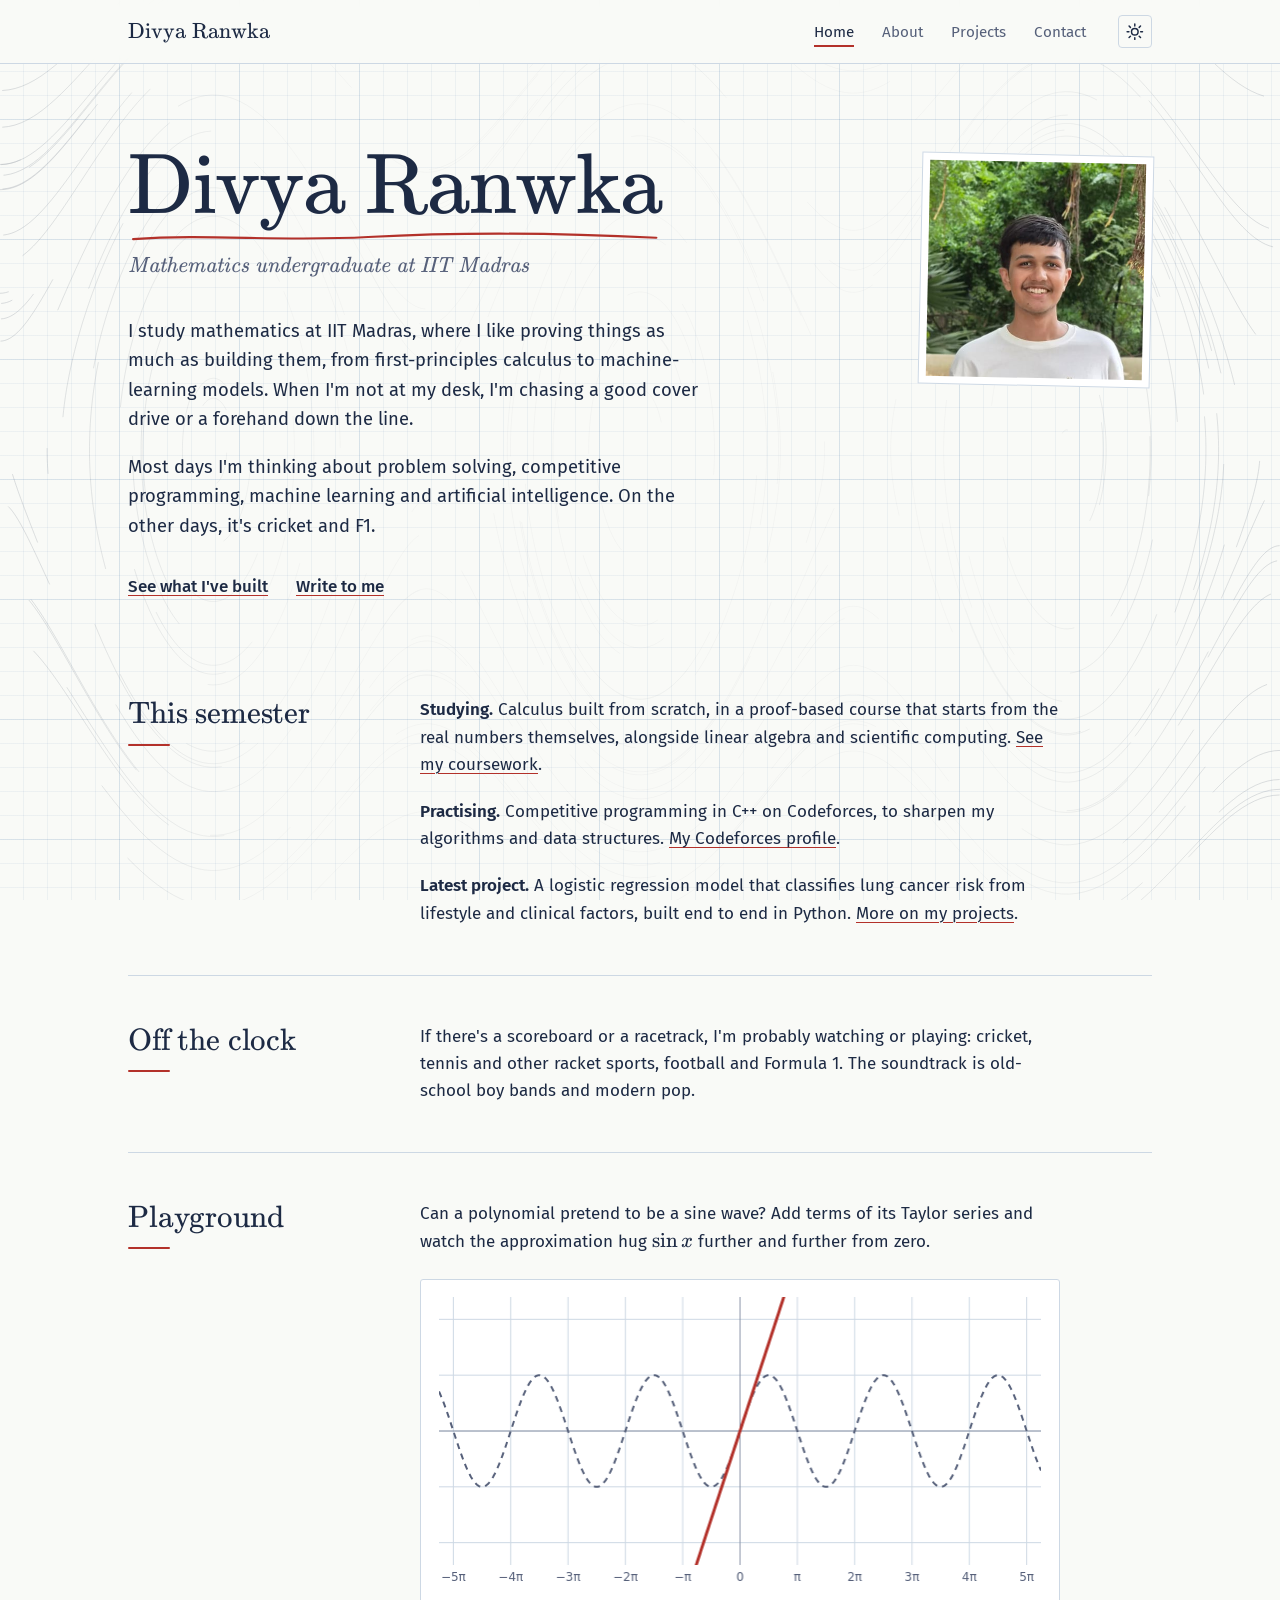
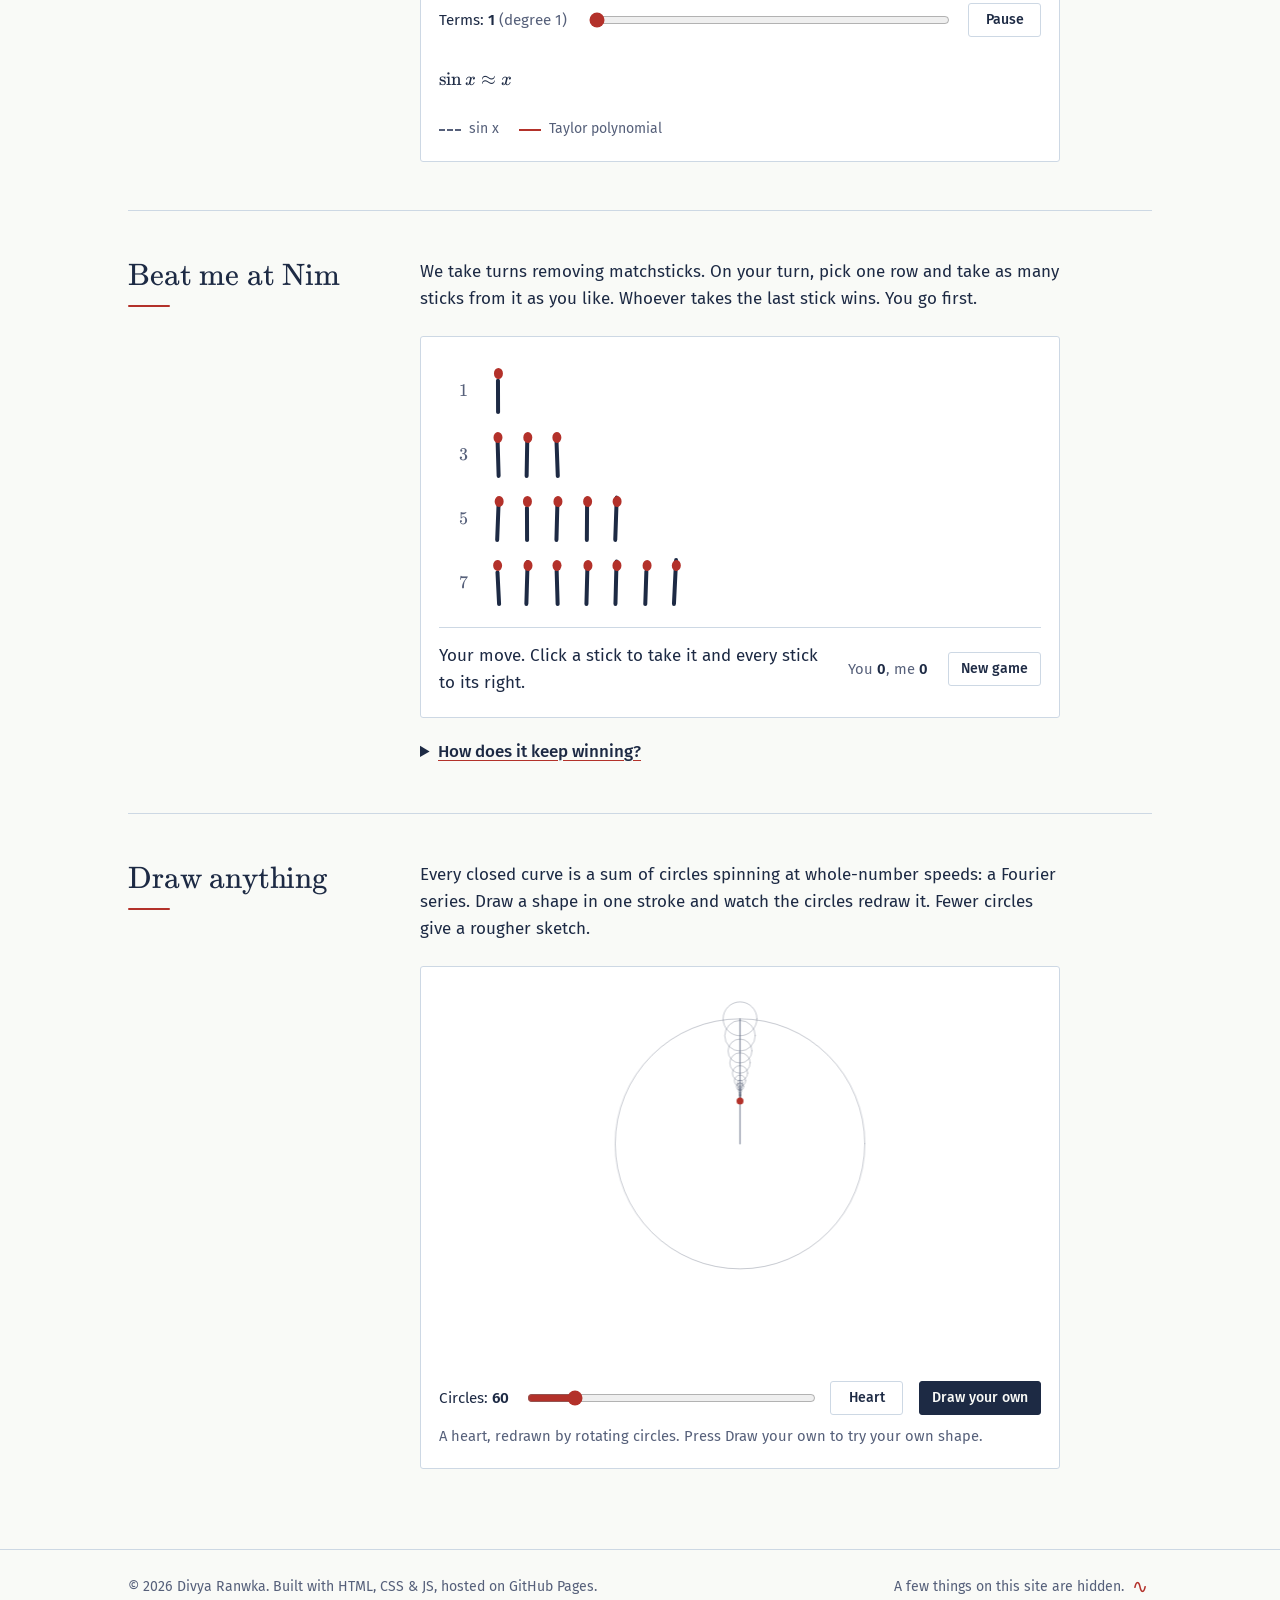
<file: index.html>
<!DOCTYPE html>
<html lang="en">
<head>
<meta charset="UTF-8">
<meta name="viewport" content="width=device-width, initial-scale=1.0">
<title>Divya Ranwka</title>
<meta name="description" content="Divya Ranwka — mathematics student at IIT Madras. Projects, coursework, competitive programming and an interactive Taylor-series playground.">
<link rel="canonical" href="https://divyaranwka-rgb.github.io/Project-SciComp/">
<meta name="theme-color" content="#f9faf7" media="(prefers-color-scheme: light)">
<meta name="theme-color" content="#1f2a26" media="(prefers-color-scheme: dark)">
<link rel="icon" href="favicon.svg" type="image/svg+xml">
<link rel="icon" href="images/favicon-32.png" type="image/png" sizes="32x32">
<link rel="apple-touch-icon" href="images/apple-touch-icon.png">
<!-- link previews (LinkedIn, WhatsApp, X, Slack, etc.) -->
<meta property="og:type" content="website">
<meta property="og:site_name" content="Divya Ranwka">
<meta property="og:title" content="Divya Ranwka">
<meta property="og:description" content="Divya Ranwka — mathematics student at IIT Madras. Projects, coursework, competitive programming and an interactive Taylor-series playground.">
<meta property="og:url" content="https://divyaranwka-rgb.github.io/Project-SciComp/">
<meta property="og:image" content="https://divyaranwka-rgb.github.io/Project-SciComp/images/og-card.jpg">
<meta property="og:image:width" content="1200">
<meta property="og:image:height" content="630">
<meta property="og:image:alt" content="Divya Ranwka — Mathematics, IIT Madras">
<meta name="twitter:card" content="summary_large_image">
<meta name="twitter:title" content="Divya Ranwka">
<meta name="twitter:description" content="Divya Ranwka — mathematics student at IIT Madras. Projects, coursework, competitive programming and an interactive Taylor-series playground.">
<meta name="twitter:image" content="https://divyaranwka-rgb.github.io/Project-SciComp/images/og-card.jpg">
<script>
  // apply the theme before the page draws, so there's no flash
  (function () {
    var c = 'auto';
    try { c = localStorage.getItem('theme') || 'auto'; } catch (e) {}
    var mq = function (q) { return window.matchMedia && window.matchMedia(q).matches; };
    var t = (c === 'light' || c === 'dark' || c === 'contrast') ? c
      : mq('(prefers-contrast: more)') ? 'contrast'
      : mq('(prefers-color-scheme: dark)') ? 'dark' : 'light';
    document.documentElement.setAttribute('data-theme', t);
    // arm the scroll reveal before first paint; a failsafe shows everything if the main script never runs
    if ('IntersectionObserver' in window && !mq('(prefers-reduced-motion: reduce)')) {
      document.documentElement.classList.add('js-anim');
      setTimeout(function () { if (!window.__animStarted) document.documentElement.classList.remove('js-anim'); }, 2500);
    }
  })();
</script>
<link rel="stylesheet" href="vendor/katex/katex.min.css">
<link rel="stylesheet" href="style.css?v=20261106i">
</head>
<body>
<div class="backdrop" aria-hidden="true"><span class="bd-grid"></span><canvas class="bd-flow"></canvas><canvas class="bd-curve"></canvas></div>

<nav class="navbar">
  <div class="nav-inner">
    <a href="index.html" class="logo">Divya Ranwka</a>
    <ul class="nav-links">
      <li><a href="index.html">Home</a></li>
      <li><a href="about.html">About</a></li>
      <li><a href="projects.html">Projects</a></li>
      <li><a href="contact.html">Contact</a></li>
    </ul>
    <div class="theme-picker">
      <button class="theme-toggle" type="button" aria-haspopup="menu" aria-expanded="false" aria-controls="theme-menu" aria-label="Change theme" title="Change theme">
      <svg class="icon-sun" viewBox="0 0 24 24" fill="none" stroke="currentColor" stroke-width="2" stroke-linecap="round" stroke-linejoin="round" aria-hidden="true"><circle cx="12" cy="12" r="4.5"/><path d="M12 1.5v2.5M12 20v2.5M4.22 4.22l1.77 1.77M18.01 18.01l1.77 1.77M1.5 12H4M20 12h2.5M4.22 19.78l1.77-1.77M18.01 5.99l1.77-1.77"/></svg>
      <svg class="icon-moon" viewBox="0 0 24 24" fill="none" stroke="currentColor" stroke-width="2" stroke-linecap="round" stroke-linejoin="round" aria-hidden="true"><path d="M21 12.79A9 9 0 1 1 11.21 3 7 7 0 0 0 21 12.79z"/></svg>
      <svg class="icon-contrast" viewBox="0 0 24 24" fill="none" stroke="currentColor" stroke-width="2" aria-hidden="true"><circle cx="12" cy="12" r="9"/><path d="M12 3a9 9 0 0 1 0 18z" fill="currentColor"/></svg>
      </button>
      <ul class="theme-menu" id="theme-menu" role="menu" aria-label="Theme" hidden>
        <li role="none"><button type="button" role="menuitemradio" aria-checked="false" data-theme-choice="auto"><svg viewBox="0 0 24 24" fill="none" stroke="currentColor" stroke-width="2" stroke-linecap="round" stroke-linejoin="round" aria-hidden="true"><rect x="2.5" y="4" width="19" height="13" rx="2"/><path d="M8 21h8M12 17v4"/></svg><span>Auto<br><span class="hint">Match my device</span></span><svg class="check" viewBox="0 0 24 24" fill="none" stroke="currentColor" stroke-width="2.5" stroke-linecap="round" stroke-linejoin="round" aria-hidden="true"><path d="M5 12.5l4.5 4.5L19 7.5"/></svg></button></li>
        <li role="none"><button type="button" role="menuitemradio" aria-checked="false" data-theme-choice="light"><svg viewBox="0 0 24 24" fill="none" stroke="currentColor" stroke-width="2" stroke-linecap="round" stroke-linejoin="round" aria-hidden="true"><circle cx="12" cy="12" r="4.5"/><path d="M12 1.5v2.5M12 20v2.5M4.22 4.22l1.77 1.77M18.01 18.01l1.77 1.77M1.5 12H4M20 12h2.5M4.22 19.78l1.77-1.77M18.01 5.99l1.77-1.77"/></svg><span>Light</span><svg class="check" viewBox="0 0 24 24" fill="none" stroke="currentColor" stroke-width="2.5" stroke-linecap="round" stroke-linejoin="round" aria-hidden="true"><path d="M5 12.5l4.5 4.5L19 7.5"/></svg></button></li>
        <li role="none"><button type="button" role="menuitemradio" aria-checked="false" data-theme-choice="dark"><svg viewBox="0 0 24 24" fill="none" stroke="currentColor" stroke-width="2" stroke-linecap="round" stroke-linejoin="round" aria-hidden="true"><path d="M21 12.79A9 9 0 1 1 11.21 3 7 7 0 0 0 21 12.79z"/></svg><span>Dark</span><svg class="check" viewBox="0 0 24 24" fill="none" stroke="currentColor" stroke-width="2.5" stroke-linecap="round" stroke-linejoin="round" aria-hidden="true"><path d="M5 12.5l4.5 4.5L19 7.5"/></svg></button></li>
        <li role="none"><button type="button" role="menuitemradio" aria-checked="false" data-theme-choice="contrast"><svg viewBox="0 0 24 24" fill="none" stroke="currentColor" stroke-width="2" aria-hidden="true"><circle cx="12" cy="12" r="9"/><path d="M12 3a9 9 0 0 1 0 18z" fill="currentColor"/></svg><span>High contrast</span><svg class="check" viewBox="0 0 24 24" fill="none" stroke="currentColor" stroke-width="2.5" stroke-linecap="round" stroke-linejoin="round" aria-hidden="true"><path d="M5 12.5l4.5 4.5L19 7.5"/></svg></button></li>
      </ul>
    </div>
    <button class="nav-toggle" aria-label="Toggle menu">
      <span></span><span></span><span></span>
    </button>
  </div>
</nav>

<main class="wrap">
  <header class="home-intro">
    <div>
      <h1 class="signed">Divya Ranwka<svg class="pen-line" viewBox="0 0 600 30" preserveAspectRatio="none" aria-hidden="true"><path pathLength="1" d="M6 19 C 90 11, 170 23, 270 16 S 470 9, 594 17"/></svg></h1>
      <p class="affiliation">Mathematics undergraduate at IIT Madras</p>
      <div class="text">
        <p>I study mathematics at IIT Madras, where I like proving things as much as building them, from first-principles calculus to machine-learning models. When I'm not at my desk, I'm chasing a good cover drive or a forehand down the line.</p>
        <p>Most days I'm thinking about problem solving, competitive programming, machine learning and artificial intelligence. On the other days, it's cricket and F1.</p>
      </div>
      <p class="onward"><a href="projects.html">See what I've built</a> <a href="contact.html">Write to me</a></p>
    </div>
    <figure class="portrait">
      <img src="images/headshot.jpg" width="416" height="416" alt="Portrait of Divya Ranwka">
    </figure>
  </header>

  <section class="sec">
    <h2 class="sec-label">This semester</h2>
    <div class="sec-body">
      <ul class="runin">
        <li><strong>Studying.</strong> Calculus built from scratch, in a proof-based course that starts from the real numbers themselves, alongside linear algebra and scientific computing. <a href="about.html#coursework">See my coursework</a>.</li>
        <li><strong>Practising.</strong> Competitive programming in C++ on Codeforces, to sharpen my algorithms and data structures. <a href="https://codeforces.com/profile/Uncomplecable" target="_blank" rel="noopener">My Codeforces profile</a>.</li>
        <li><strong>Latest project.</strong> A logistic regression model that classifies lung cancer risk from lifestyle and clinical factors, built end to end in Python. <a href="projects.html">More on my projects</a>.</li>
      </ul>
    </div>
  </section>
  <section class="sec">
    <h2 class="sec-label">Off the clock</h2>
    <div class="sec-body">
      <p>If there's a scoreboard or a racetrack, I'm probably watching or playing: cricket, tennis and other racket sports, football and Formula 1. The soundtrack is old-school boy bands and modern pop.</p>
    </div>
  </section>
  <section class="sec">
    <h2 class="sec-label">Playground</h2>
    <div class="sec-body">
      <p>Can a polynomial pretend to be a sine wave? Add terms of its Taylor series and watch the approximation hug <span class="katex"><span class="katex-mathml"><math xmlns="http://www.w3.org/1998/Math/MathML"><semantics><mrow><mi>sin</mi><mo>⁡</mo><mi>x</mi></mrow><annotation encoding="application/x-tex">\sin x</annotation></semantics></math></span><span class="katex-html" aria-hidden="true"><span class="base"><span class="strut" style="height:0.6679em;"></span><span class="mop">sin</span><span class="mspace" style="margin-right:0.1667em;"></span><span class="mord mathnormal">x</span></span></span></span> further and further from zero.</p>
      <div class="figure playground-card" id="playground">
        <canvas id="taylor-canvas" role="img" aria-label="Graph of sin x and its Taylor polynomial approximation"></canvas>
        <div class="playground-controls">
          <label for="taylor-terms">Terms: <strong id="taylor-count">3</strong> <span class="muted" id="taylor-degree">(degree 5)</span></label>
          <input type="range" id="taylor-terms" min="1" max="20" step="1" value="3">
          <button type="button" class="play-toggle" id="taylor-play" aria-label="Pause the animation">Pause</button>
          <p class="taylor-formula" id="taylor-formula" aria-live="polite"></p>
          <div class="legend">
            <span><i class="swatch swatch-sin"></i> sin x</span>
            <span><i class="swatch swatch-poly"></i> Taylor polynomial</span>
          </div>
        </div>
      </div>
    </div>
  </section>
  <section class="sec">
    <h2 class="sec-label">Beat me at Nim</h2>
    <div class="sec-body">
      <p>We take turns removing matchsticks. On your turn, pick one row and take as many sticks from it as you like. Whoever takes the last stick wins. You go first.</p>
      <div class="figure nim" id="nim">
        <div class="nim-rows" role="group" aria-label="Matchsticks"></div>
        <div class="nim-bar">
          <p class="nim-status" aria-live="polite">Your move. Click a stick to take it and every stick to its right.</p>
          <p class="nim-score">You <strong id="nim-you">0</strong>, me <strong id="nim-me">0</strong></p>
          <button type="button" class="play-toggle" id="nim-new">New game</button>
        </div>
      </div>
      <details class="nim-secret">
        <summary>How does it keep winning?</summary>
        <div class="nim-secret-body">
          <p>Write each row's size in binary and add the columns without carrying. That operation is called XOR, written <span class="op">&oplus;</span>, and the result is the <em>nim-sum</em>.</p>
          <p>If the nim-sum is 0, the player about to move is lost: whatever they take, the other player can make it 0 again, and the empty board has nim-sum 0. If it isn't 0, there is always a move that makes it 0. I always make that move. Charles Bouton worked this out in 1901.</p>
          <div class="nim-xor" id="nim-xor" aria-live="polite"></div>
          <p class="nim-verdict" id="nim-verdict"></p>
        </div>
      </details>
    </div>
  </section>
  <section class="sec">
    <h2 class="sec-label">Draw anything</h2>
    <div class="sec-body">
      <p>Every closed curve is a sum of circles spinning at whole-number speeds: a Fourier series. Draw a shape in one stroke and watch the circles redraw it. Fewer circles give a rougher sketch.</p>
      <div class="figure fourier" id="fourier">
        <canvas id="fourier-canvas" role="img" aria-label="Rotating circles redrawing a shape"></canvas>
        <div class="fourier-controls">
          <label for="fourier-n">Circles: <strong id="fourier-count">60</strong></label>
          <input type="range" id="fourier-n" min="1" max="400" value="60">
          <button type="button" class="play-toggle" id="fourier-example">Heart</button>
          <button type="button" class="play-toggle fourier-draw" id="fourier-draw">Draw your own</button>
          <p class="fourier-status" aria-live="polite"></p>
        </div>
      </div>
    </div>
  </section>
</main>

<footer>
  <div class="wrap">
    <span>&copy; <span id="year"></span> Divya Ranwka. Built with HTML, CSS &amp; JS, hosted on GitHub Pages.</span>
    <span class="footer-hint">A few things on this site are hidden. <button type="button" class="wave-egg" aria-label="Send a wave across the page" title="Go on, click it">∿</button></span>
  </div>
</footer>

<script src="vendor/katex/katex.min.js"></script>
<script src="script.js?v=20261106i"></script>
<script>document.getElementById('year').textContent = new Date().getFullYear();</script>
</body>
</html>
</file>
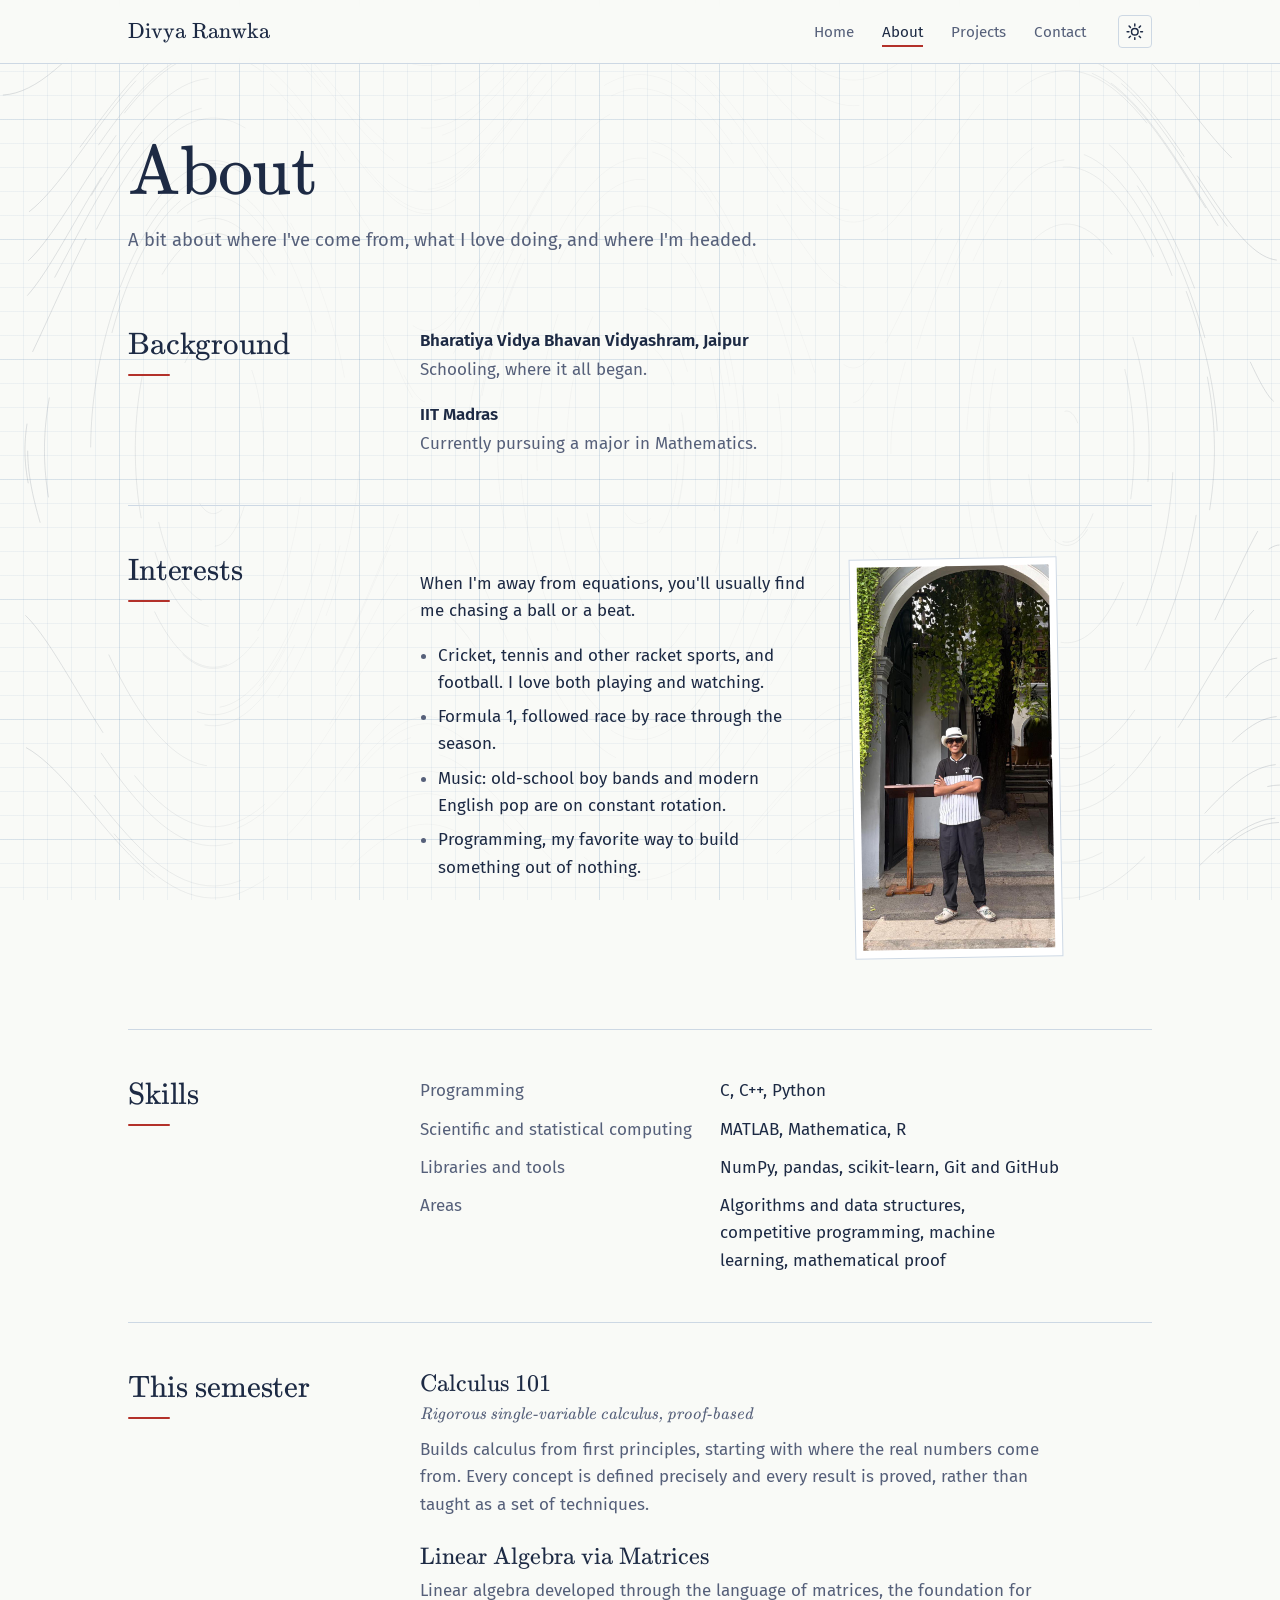
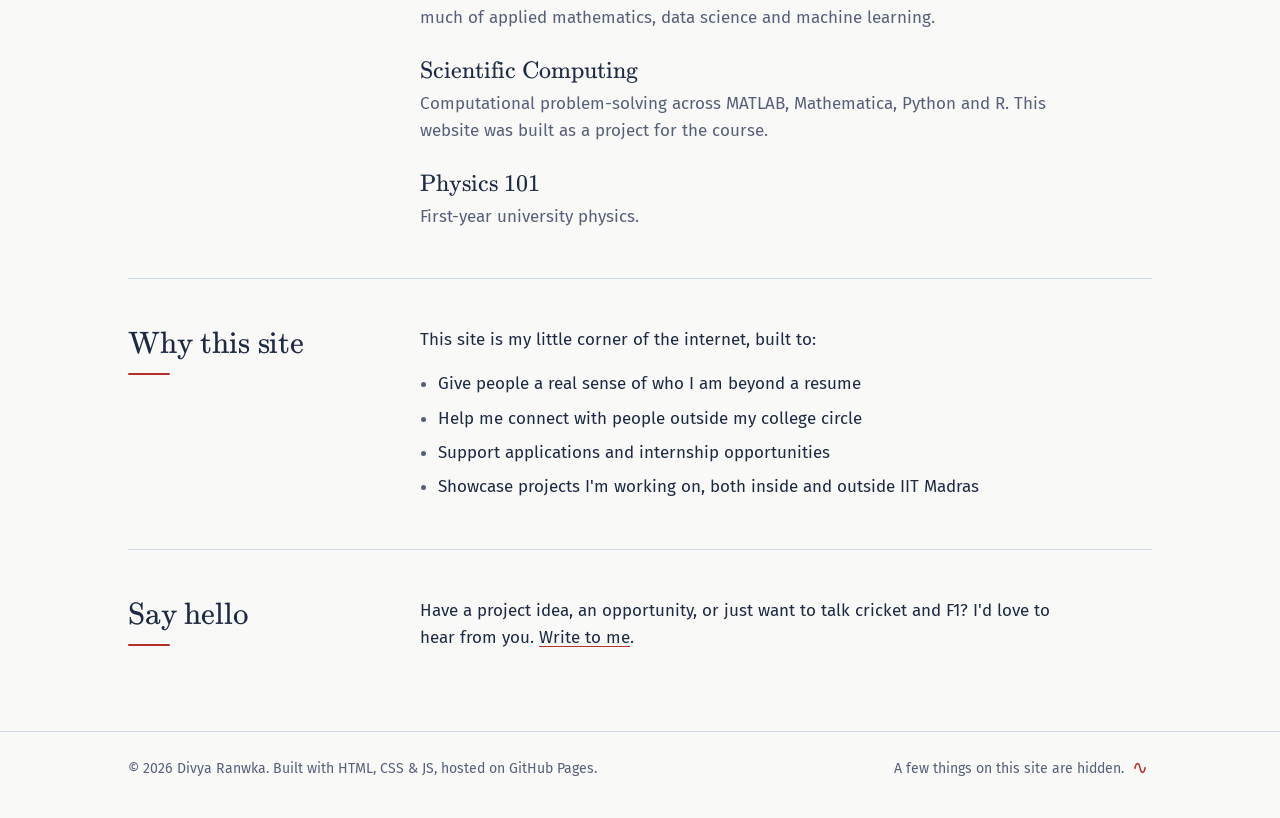
<file: about.html>
<!DOCTYPE html>
<html lang="en">
<head>
<meta charset="UTF-8">
<meta name="viewport" content="width=device-width, initial-scale=1.0">
<title>About — Divya Ranwka</title>
<meta name="description" content="About Divya Ranwka: education at IIT Madras, skills, current coursework and interests.">
<link rel="canonical" href="https://divyaranwka-rgb.github.io/Project-SciComp/about.html">
<meta name="theme-color" content="#f9faf7" media="(prefers-color-scheme: light)">
<meta name="theme-color" content="#1f2a26" media="(prefers-color-scheme: dark)">
<link rel="icon" href="favicon.svg" type="image/svg+xml">
<link rel="icon" href="images/favicon-32.png" type="image/png" sizes="32x32">
<link rel="apple-touch-icon" href="images/apple-touch-icon.png">
<!-- link previews (LinkedIn, WhatsApp, X, Slack, etc.) -->
<meta property="og:type" content="website">
<meta property="og:site_name" content="Divya Ranwka">
<meta property="og:title" content="About — Divya Ranwka">
<meta property="og:description" content="About Divya Ranwka: education at IIT Madras, skills, current coursework and interests.">
<meta property="og:url" content="https://divyaranwka-rgb.github.io/Project-SciComp/about.html">
<meta property="og:image" content="https://divyaranwka-rgb.github.io/Project-SciComp/images/og-card.jpg">
<meta property="og:image:width" content="1200">
<meta property="og:image:height" content="630">
<meta property="og:image:alt" content="Divya Ranwka — Mathematics, IIT Madras">
<meta name="twitter:card" content="summary_large_image">
<meta name="twitter:title" content="About — Divya Ranwka">
<meta name="twitter:description" content="About Divya Ranwka: education at IIT Madras, skills, current coursework and interests.">
<meta name="twitter:image" content="https://divyaranwka-rgb.github.io/Project-SciComp/images/og-card.jpg">
<script>
  // apply the theme before the page draws, so there's no flash
  (function () {
    var c = 'auto';
    try { c = localStorage.getItem('theme') || 'auto'; } catch (e) {}
    var mq = function (q) { return window.matchMedia && window.matchMedia(q).matches; };
    var t = (c === 'light' || c === 'dark' || c === 'contrast') ? c
      : mq('(prefers-contrast: more)') ? 'contrast'
      : mq('(prefers-color-scheme: dark)') ? 'dark' : 'light';
    document.documentElement.setAttribute('data-theme', t);
    // arm the scroll reveal before first paint; a failsafe shows everything if the main script never runs
    if ('IntersectionObserver' in window && !mq('(prefers-reduced-motion: reduce)')) {
      document.documentElement.classList.add('js-anim');
      setTimeout(function () { if (!window.__animStarted) document.documentElement.classList.remove('js-anim'); }, 2500);
    }
  })();
</script>
<link rel="stylesheet" href="style.css?v=20261106i">
</head>
<body>
<div class="backdrop" aria-hidden="true"><span class="bd-grid"></span><canvas class="bd-flow"></canvas><canvas class="bd-curve"></canvas></div>

<nav class="navbar">
  <div class="nav-inner">
    <a href="index.html" class="logo">Divya Ranwka</a>
    <ul class="nav-links">
      <li><a href="index.html">Home</a></li>
      <li><a href="about.html">About</a></li>
      <li><a href="projects.html">Projects</a></li>
      <li><a href="contact.html">Contact</a></li>
    </ul>
    <div class="theme-picker">
      <button class="theme-toggle" type="button" aria-haspopup="menu" aria-expanded="false" aria-controls="theme-menu" aria-label="Change theme" title="Change theme">
      <svg class="icon-sun" viewBox="0 0 24 24" fill="none" stroke="currentColor" stroke-width="2" stroke-linecap="round" stroke-linejoin="round" aria-hidden="true"><circle cx="12" cy="12" r="4.5"/><path d="M12 1.5v2.5M12 20v2.5M4.22 4.22l1.77 1.77M18.01 18.01l1.77 1.77M1.5 12H4M20 12h2.5M4.22 19.78l1.77-1.77M18.01 5.99l1.77-1.77"/></svg>
      <svg class="icon-moon" viewBox="0 0 24 24" fill="none" stroke="currentColor" stroke-width="2" stroke-linecap="round" stroke-linejoin="round" aria-hidden="true"><path d="M21 12.79A9 9 0 1 1 11.21 3 7 7 0 0 0 21 12.79z"/></svg>
      <svg class="icon-contrast" viewBox="0 0 24 24" fill="none" stroke="currentColor" stroke-width="2" aria-hidden="true"><circle cx="12" cy="12" r="9"/><path d="M12 3a9 9 0 0 1 0 18z" fill="currentColor"/></svg>
      </button>
      <ul class="theme-menu" id="theme-menu" role="menu" aria-label="Theme" hidden>
        <li role="none"><button type="button" role="menuitemradio" aria-checked="false" data-theme-choice="auto"><svg viewBox="0 0 24 24" fill="none" stroke="currentColor" stroke-width="2" stroke-linecap="round" stroke-linejoin="round" aria-hidden="true"><rect x="2.5" y="4" width="19" height="13" rx="2"/><path d="M8 21h8M12 17v4"/></svg><span>Auto<br><span class="hint">Match my device</span></span><svg class="check" viewBox="0 0 24 24" fill="none" stroke="currentColor" stroke-width="2.5" stroke-linecap="round" stroke-linejoin="round" aria-hidden="true"><path d="M5 12.5l4.5 4.5L19 7.5"/></svg></button></li>
        <li role="none"><button type="button" role="menuitemradio" aria-checked="false" data-theme-choice="light"><svg viewBox="0 0 24 24" fill="none" stroke="currentColor" stroke-width="2" stroke-linecap="round" stroke-linejoin="round" aria-hidden="true"><circle cx="12" cy="12" r="4.5"/><path d="M12 1.5v2.5M12 20v2.5M4.22 4.22l1.77 1.77M18.01 18.01l1.77 1.77M1.5 12H4M20 12h2.5M4.22 19.78l1.77-1.77M18.01 5.99l1.77-1.77"/></svg><span>Light</span><svg class="check" viewBox="0 0 24 24" fill="none" stroke="currentColor" stroke-width="2.5" stroke-linecap="round" stroke-linejoin="round" aria-hidden="true"><path d="M5 12.5l4.5 4.5L19 7.5"/></svg></button></li>
        <li role="none"><button type="button" role="menuitemradio" aria-checked="false" data-theme-choice="dark"><svg viewBox="0 0 24 24" fill="none" stroke="currentColor" stroke-width="2" stroke-linecap="round" stroke-linejoin="round" aria-hidden="true"><path d="M21 12.79A9 9 0 1 1 11.21 3 7 7 0 0 0 21 12.79z"/></svg><span>Dark</span><svg class="check" viewBox="0 0 24 24" fill="none" stroke="currentColor" stroke-width="2.5" stroke-linecap="round" stroke-linejoin="round" aria-hidden="true"><path d="M5 12.5l4.5 4.5L19 7.5"/></svg></button></li>
        <li role="none"><button type="button" role="menuitemradio" aria-checked="false" data-theme-choice="contrast"><svg viewBox="0 0 24 24" fill="none" stroke="currentColor" stroke-width="2" aria-hidden="true"><circle cx="12" cy="12" r="9"/><path d="M12 3a9 9 0 0 1 0 18z" fill="currentColor"/></svg><span>High contrast</span><svg class="check" viewBox="0 0 24 24" fill="none" stroke="currentColor" stroke-width="2.5" stroke-linecap="round" stroke-linejoin="round" aria-hidden="true"><path d="M5 12.5l4.5 4.5L19 7.5"/></svg></button></li>
      </ul>
    </div>
    <button class="nav-toggle" aria-label="Toggle menu">
      <span></span><span></span><span></span>
    </button>
  </div>
</nav>

<main class="wrap">
  <header class="opening">
    <h1>About</h1>
    <p class="lead">A bit about where I've come from, what I love doing, and where I'm headed.</p>
  </header>

  <section class="sec">
    <h2 class="sec-label">Background</h2>
    <div class="sec-body">
      <dl class="facts">
        <dt>Bharatiya Vidya Bhavan Vidyashram, Jaipur</dt>
        <dd>Schooling, where it all began.</dd>
        <dt>IIT Madras</dt>
        <dd>Currently pursuing a major in Mathematics.</dd>
      </dl>
    </div>
  </section>
  <section class="sec">
    <h2 class="sec-label">Interests</h2>
    <div class="sec-body">
      <figure class="about-photo">
        <img src="images/profile.jpg" width="656" height="1312" alt="Standing beneath a vine-covered white archway">
      </figure>
      <p>When I'm away from equations, you'll usually find me chasing a ball or a beat.</p>
      <ul class="plain-list">
        <li>Cricket, tennis and other racket sports, and football. I love both playing and watching.</li>
        <li>Formula 1, followed race by race through the season.</li>
        <li>Music: old-school boy bands and modern English pop are on constant rotation.</li>
        <li>Programming, my favorite way to build something out of nothing.</li>
      </ul>
    </div>
  </section>
  <section class="sec">
    <h2 class="sec-label">Skills</h2>
    <div class="sec-body">
      <dl class="skills">
        <dt>Programming</dt>
        <dd>C, C++, Python</dd>
        <dt>Scientific and statistical computing</dt>
        <dd>MATLAB, Mathematica, R</dd>
        <dt>Libraries and tools</dt>
        <dd>NumPy, pandas, scikit-learn, Git and GitHub</dd>
        <dt>Areas</dt>
        <dd>Algorithms and data structures, competitive programming, machine learning, mathematical proof</dd>
      </dl>
    </div>
  </section>
  <section class="sec" id="coursework">
    <h2 class="sec-label">This semester</h2>
    <div class="sec-body">
      <div class="course">
        <h3>Calculus 101</h3>
        <p class="alt">Rigorous single-variable calculus, proof-based</p>
        <p>Builds calculus from first principles, starting with where the real numbers come from. Every concept is defined precisely and every result is proved, rather than taught as a set of techniques.</p>
      </div>
      <div class="course">
        <h3>Linear Algebra via Matrices</h3>
        <p>Linear algebra developed through the language of matrices, the foundation for much of applied mathematics, data science and machine learning.</p>
      </div>
      <div class="course">
        <h3>Scientific Computing</h3>
        <p>Computational problem-solving across MATLAB, Mathematica, Python and R. This website was built as a project for the course.</p>
      </div>
      <div class="course">
        <h3>Physics 101</h3>
        <p>First-year university physics.</p>
      </div>
    </div>
  </section>
  <section class="sec">
    <h2 class="sec-label">Why this site</h2>
    <div class="sec-body">
      <p>This site is my little corner of the internet, built to:</p>
      <ul class="plain-list">
        <li>Give people a real sense of who I am beyond a resume</li>
        <li>Help me connect with people outside my college circle</li>
        <li>Support applications and internship opportunities</li>
        <li>Showcase projects I'm working on, both inside and outside IIT Madras</li>
      </ul>
    </div>
  </section>
  <section class="sec">
    <h2 class="sec-label">Say hello</h2>
    <div class="sec-body">
      <p>Have a project idea, an opportunity, or just want to talk cricket and F1? I'd love to hear from you. <a href="contact.html">Write to me</a>.</p>
    </div>
  </section>
</main>

<footer>
  <div class="wrap">
    <span>&copy; <span id="year"></span> Divya Ranwka. Built with HTML, CSS &amp; JS, hosted on GitHub Pages.</span>
    <span class="footer-hint">A few things on this site are hidden. <button type="button" class="wave-egg" aria-label="Send a wave across the page" title="Go on, click it">∿</button></span>
  </div>
</footer>

<script src="script.js?v=20261106i"></script>
<script>document.getElementById('year').textContent = new Date().getFullYear();</script>
</body>
</html>
</file>
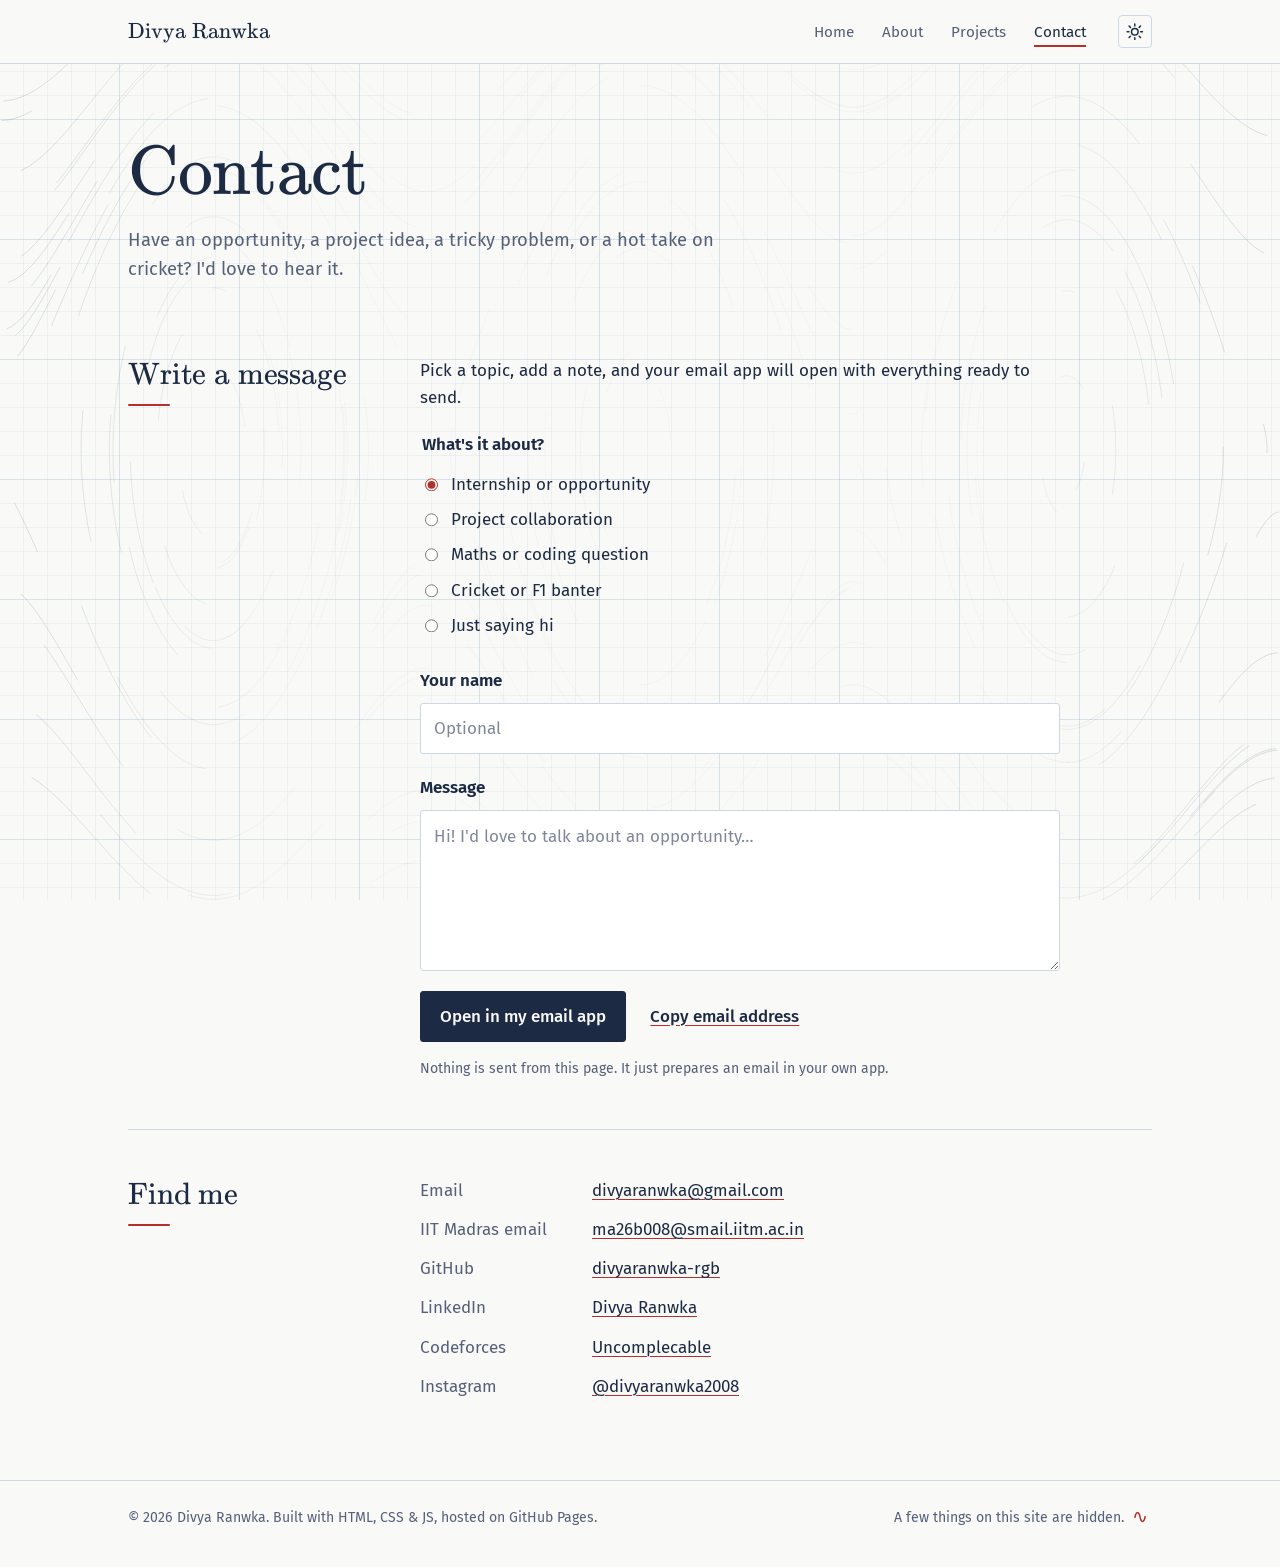
<file: contact.html>
<!DOCTYPE html>
<html lang="en">
<head>
<meta charset="UTF-8">
<meta name="viewport" content="width=device-width, initial-scale=1.0">
<title>Contact — Divya Ranwka</title>
<meta name="description" content="Get in touch with Divya Ranwka by email, LinkedIn, GitHub or Codeforces.">
<link rel="canonical" href="https://divyaranwka-rgb.github.io/Project-SciComp/contact.html">
<meta name="theme-color" content="#f9faf7" media="(prefers-color-scheme: light)">
<meta name="theme-color" content="#1f2a26" media="(prefers-color-scheme: dark)">
<link rel="icon" href="favicon.svg" type="image/svg+xml">
<link rel="icon" href="images/favicon-32.png" type="image/png" sizes="32x32">
<link rel="apple-touch-icon" href="images/apple-touch-icon.png">
<!-- link previews (LinkedIn, WhatsApp, X, Slack, etc.) -->
<meta property="og:type" content="website">
<meta property="og:site_name" content="Divya Ranwka">
<meta property="og:title" content="Contact — Divya Ranwka">
<meta property="og:description" content="Get in touch with Divya Ranwka by email, LinkedIn, GitHub or Codeforces.">
<meta property="og:url" content="https://divyaranwka-rgb.github.io/Project-SciComp/contact.html">
<meta property="og:image" content="https://divyaranwka-rgb.github.io/Project-SciComp/images/og-card.jpg">
<meta property="og:image:width" content="1200">
<meta property="og:image:height" content="630">
<meta property="og:image:alt" content="Divya Ranwka — Mathematics, IIT Madras">
<meta name="twitter:card" content="summary_large_image">
<meta name="twitter:title" content="Contact — Divya Ranwka">
<meta name="twitter:description" content="Get in touch with Divya Ranwka by email, LinkedIn, GitHub or Codeforces.">
<meta name="twitter:image" content="https://divyaranwka-rgb.github.io/Project-SciComp/images/og-card.jpg">
<script>
  // apply the theme before the page draws, so there's no flash
  (function () {
    var c = 'auto';
    try { c = localStorage.getItem('theme') || 'auto'; } catch (e) {}
    var mq = function (q) { return window.matchMedia && window.matchMedia(q).matches; };
    var t = (c === 'light' || c === 'dark' || c === 'contrast') ? c
      : mq('(prefers-contrast: more)') ? 'contrast'
      : mq('(prefers-color-scheme: dark)') ? 'dark' : 'light';
    document.documentElement.setAttribute('data-theme', t);
    // arm the scroll reveal before first paint; a failsafe shows everything if the main script never runs
    if ('IntersectionObserver' in window && !mq('(prefers-reduced-motion: reduce)')) {
      document.documentElement.classList.add('js-anim');
      setTimeout(function () { if (!window.__animStarted) document.documentElement.classList.remove('js-anim'); }, 2500);
    }
  })();
</script>
<link rel="stylesheet" href="style.css?v=20261106i">
</head>
<body>
<div class="backdrop" aria-hidden="true"><span class="bd-grid"></span><canvas class="bd-flow"></canvas><canvas class="bd-curve"></canvas></div>

<nav class="navbar">
  <div class="nav-inner">
    <a href="index.html" class="logo">Divya Ranwka</a>
    <ul class="nav-links">
      <li><a href="index.html">Home</a></li>
      <li><a href="about.html">About</a></li>
      <li><a href="projects.html">Projects</a></li>
      <li><a href="contact.html">Contact</a></li>
    </ul>
    <div class="theme-picker">
      <button class="theme-toggle" type="button" aria-haspopup="menu" aria-expanded="false" aria-controls="theme-menu" aria-label="Change theme" title="Change theme">
      <svg class="icon-sun" viewBox="0 0 24 24" fill="none" stroke="currentColor" stroke-width="2" stroke-linecap="round" stroke-linejoin="round" aria-hidden="true"><circle cx="12" cy="12" r="4.5"/><path d="M12 1.5v2.5M12 20v2.5M4.22 4.22l1.77 1.77M18.01 18.01l1.77 1.77M1.5 12H4M20 12h2.5M4.22 19.78l1.77-1.77M18.01 5.99l1.77-1.77"/></svg>
      <svg class="icon-moon" viewBox="0 0 24 24" fill="none" stroke="currentColor" stroke-width="2" stroke-linecap="round" stroke-linejoin="round" aria-hidden="true"><path d="M21 12.79A9 9 0 1 1 11.21 3 7 7 0 0 0 21 12.79z"/></svg>
      <svg class="icon-contrast" viewBox="0 0 24 24" fill="none" stroke="currentColor" stroke-width="2" aria-hidden="true"><circle cx="12" cy="12" r="9"/><path d="M12 3a9 9 0 0 1 0 18z" fill="currentColor"/></svg>
      </button>
      <ul class="theme-menu" id="theme-menu" role="menu" aria-label="Theme" hidden>
        <li role="none"><button type="button" role="menuitemradio" aria-checked="false" data-theme-choice="auto"><svg viewBox="0 0 24 24" fill="none" stroke="currentColor" stroke-width="2" stroke-linecap="round" stroke-linejoin="round" aria-hidden="true"><rect x="2.5" y="4" width="19" height="13" rx="2"/><path d="M8 21h8M12 17v4"/></svg><span>Auto<br><span class="hint">Match my device</span></span><svg class="check" viewBox="0 0 24 24" fill="none" stroke="currentColor" stroke-width="2.5" stroke-linecap="round" stroke-linejoin="round" aria-hidden="true"><path d="M5 12.5l4.5 4.5L19 7.5"/></svg></button></li>
        <li role="none"><button type="button" role="menuitemradio" aria-checked="false" data-theme-choice="light"><svg viewBox="0 0 24 24" fill="none" stroke="currentColor" stroke-width="2" stroke-linecap="round" stroke-linejoin="round" aria-hidden="true"><circle cx="12" cy="12" r="4.5"/><path d="M12 1.5v2.5M12 20v2.5M4.22 4.22l1.77 1.77M18.01 18.01l1.77 1.77M1.5 12H4M20 12h2.5M4.22 19.78l1.77-1.77M18.01 5.99l1.77-1.77"/></svg><span>Light</span><svg class="check" viewBox="0 0 24 24" fill="none" stroke="currentColor" stroke-width="2.5" stroke-linecap="round" stroke-linejoin="round" aria-hidden="true"><path d="M5 12.5l4.5 4.5L19 7.5"/></svg></button></li>
        <li role="none"><button type="button" role="menuitemradio" aria-checked="false" data-theme-choice="dark"><svg viewBox="0 0 24 24" fill="none" stroke="currentColor" stroke-width="2" stroke-linecap="round" stroke-linejoin="round" aria-hidden="true"><path d="M21 12.79A9 9 0 1 1 11.21 3 7 7 0 0 0 21 12.79z"/></svg><span>Dark</span><svg class="check" viewBox="0 0 24 24" fill="none" stroke="currentColor" stroke-width="2.5" stroke-linecap="round" stroke-linejoin="round" aria-hidden="true"><path d="M5 12.5l4.5 4.5L19 7.5"/></svg></button></li>
        <li role="none"><button type="button" role="menuitemradio" aria-checked="false" data-theme-choice="contrast"><svg viewBox="0 0 24 24" fill="none" stroke="currentColor" stroke-width="2" aria-hidden="true"><circle cx="12" cy="12" r="9"/><path d="M12 3a9 9 0 0 1 0 18z" fill="currentColor"/></svg><span>High contrast</span><svg class="check" viewBox="0 0 24 24" fill="none" stroke="currentColor" stroke-width="2.5" stroke-linecap="round" stroke-linejoin="round" aria-hidden="true"><path d="M5 12.5l4.5 4.5L19 7.5"/></svg></button></li>
      </ul>
    </div>
    <button class="nav-toggle" aria-label="Toggle menu">
      <span></span><span></span><span></span>
    </button>
  </div>
</nav>

<main class="wrap">
  <header class="opening">
    <h1>Contact</h1>
    <p class="lead">Have an opportunity, a project idea, a tricky problem, or a hot take on cricket? I'd love to hear it.</p>
  </header>

  <section class="sec">
    <h2 class="sec-label">Write a message</h2>
    <div class="sec-body">
      <p>Pick a topic, add a note, and your email app will open with everything ready to send.</p>
      <form id="compose" novalidate>
        <fieldset class="topic-picker">
          <legend>What's it about?</legend>
          <label class="topic">
            <input type="radio" name="topic" value="Internship or opportunity" data-placeholder="Hi! I'd love to talk about an opportunity…" checked>
            <span>Internship or opportunity</span>
          </label>
          <label class="topic">
            <input type="radio" name="topic" value="Project collaboration" data-placeholder="I'm working on something you might like…">
            <span>Project collaboration</span>
          </label>
          <label class="topic">
            <input type="radio" name="topic" value="Maths or coding question" data-placeholder="Here's a problem I've been stuck on…">
            <span>Maths or coding question</span>
          </label>
          <label class="topic">
            <input type="radio" name="topic" value="Cricket or F1 banter" data-placeholder="Settle this for me: who's the greatest of all time?">
            <span>Cricket or F1 banter</span>
          </label>
          <label class="topic">
            <input type="radio" name="topic" value="Just saying hi" data-placeholder="Hey! Just wanted to say hello…">
            <span>Just saying hi</span>
          </label>
        </fieldset>
        <label class="field">
          <span>Your name</span>
          <input type="text" name="name" autocomplete="name" placeholder="Optional">
        </label>
        <label class="field">
          <span>Message</span>
          <textarea name="message" rows="5" placeholder="Hi! I'd love to talk about an opportunity…"></textarea>
        </label>
        <div class="compose-actions">
          <button type="submit" class="btn">Open in my email app</button>
          <button type="button" class="btn-quiet" id="copy-email" data-email="divyaranwka@gmail.com">Copy email address</button>
          <span class="copy-status" role="status" aria-live="polite"></span>
        </div>
        <p class="compose-note">Nothing is sent from this page. It just prepares an email in your own app.</p>
      </form>
    </div>
  </section>
  <section class="sec">
    <h2 class="sec-label">Find me</h2>
    <div class="sec-body">
      <dl class="elsewhere">
        <dt>Email</dt>
        <dd><a href="mailto:divyaranwka@gmail.com">divyaranwka@<wbr>gmail.com</a></dd>
        <dt>IIT Madras email</dt>
        <dd><a href="mailto:ma26b008@smail.iitm.ac.in">ma26b008@<wbr>smail.iitm.ac.in</a></dd>
        <dt>GitHub</dt>
        <dd><a href="https://github.com/divyaranwka-rgb" target="_blank" rel="noopener">divyaranwka-rgb</a></dd>
        <dt>LinkedIn</dt>
        <dd><a href="https://www.linkedin.com/in/divya-ranwka-b182493a9/" target="_blank" rel="noopener">Divya Ranwka</a></dd>
        <dt>Codeforces</dt>
        <dd><a href="https://codeforces.com/profile/Uncomplecable" target="_blank" rel="noopener">Uncomplecable</a></dd>
        <dt>Instagram</dt>
        <dd><a href="https://www.instagram.com/divyaranwka2008/" target="_blank" rel="noopener">@divyaranwka2008</a></dd>
      </dl>
    </div>
  </section>
</main>

<footer>
  <div class="wrap">
    <span>&copy; <span id="year"></span> Divya Ranwka. Built with HTML, CSS &amp; JS, hosted on GitHub Pages.</span>
    <span class="footer-hint">A few things on this site are hidden. <button type="button" class="wave-egg" aria-label="Send a wave across the page" title="Go on, click it">∿</button></span>
  </div>
</footer>

<script src="script.js?v=20261106i"></script>
<script>document.getElementById('year').textContent = new Date().getFullYear();</script>
</body>
</html>
</file>
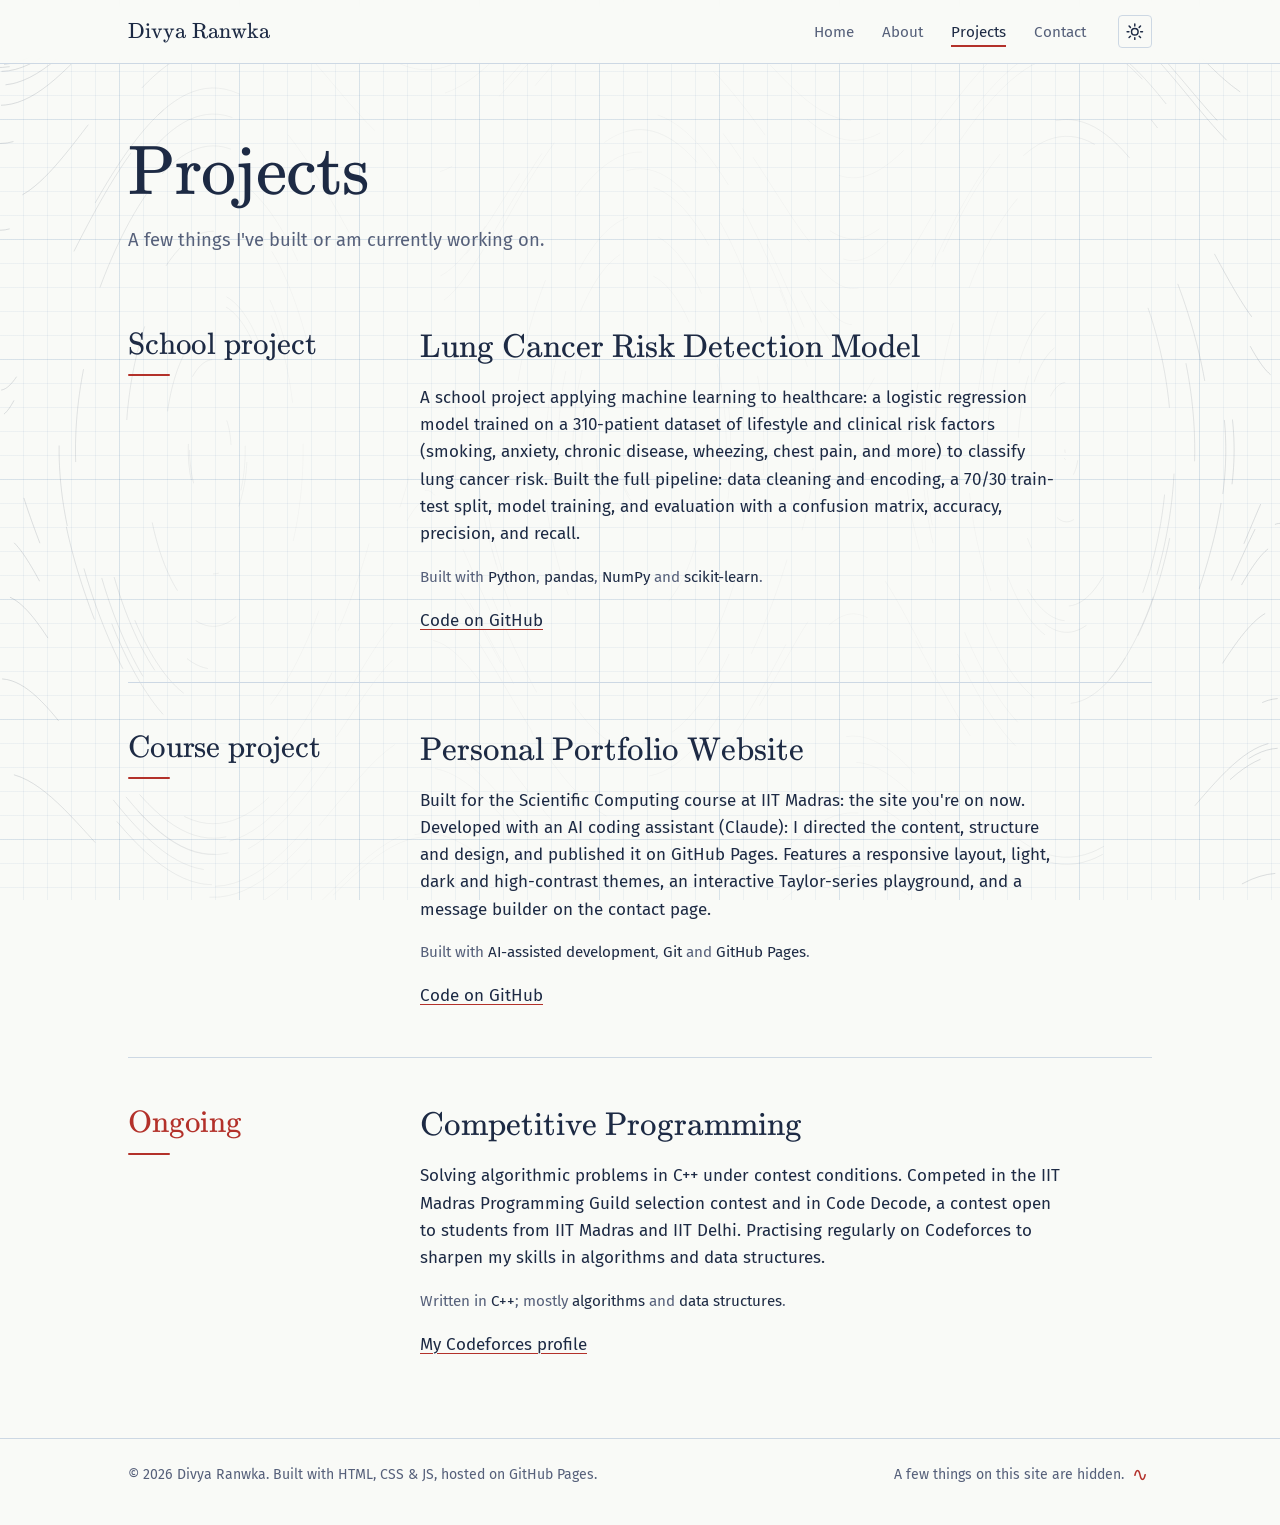
<file: projects.html>
<!DOCTYPE html>
<html lang="en">
<head>
<meta charset="UTF-8">
<meta name="viewport" content="width=device-width, initial-scale=1.0">
<title>Projects — Divya Ranwka</title>
<meta name="description" content="Projects by Divya Ranwka: a lung cancer risk model, this portfolio website, and competitive programming.">
<link rel="canonical" href="https://divyaranwka-rgb.github.io/Project-SciComp/projects.html">
<meta name="theme-color" content="#f9faf7" media="(prefers-color-scheme: light)">
<meta name="theme-color" content="#1f2a26" media="(prefers-color-scheme: dark)">
<link rel="icon" href="favicon.svg" type="image/svg+xml">
<link rel="icon" href="images/favicon-32.png" type="image/png" sizes="32x32">
<link rel="apple-touch-icon" href="images/apple-touch-icon.png">
<!-- link previews (LinkedIn, WhatsApp, X, Slack, etc.) -->
<meta property="og:type" content="website">
<meta property="og:site_name" content="Divya Ranwka">
<meta property="og:title" content="Projects — Divya Ranwka">
<meta property="og:description" content="Projects by Divya Ranwka: a lung cancer risk model, this portfolio website, and competitive programming.">
<meta property="og:url" content="https://divyaranwka-rgb.github.io/Project-SciComp/projects.html">
<meta property="og:image" content="https://divyaranwka-rgb.github.io/Project-SciComp/images/og-card.jpg">
<meta property="og:image:width" content="1200">
<meta property="og:image:height" content="630">
<meta property="og:image:alt" content="Divya Ranwka — Mathematics, IIT Madras">
<meta name="twitter:card" content="summary_large_image">
<meta name="twitter:title" content="Projects — Divya Ranwka">
<meta name="twitter:description" content="Projects by Divya Ranwka: a lung cancer risk model, this portfolio website, and competitive programming.">
<meta name="twitter:image" content="https://divyaranwka-rgb.github.io/Project-SciComp/images/og-card.jpg">
<script>
  // apply the theme before the page draws, so there's no flash
  (function () {
    var c = 'auto';
    try { c = localStorage.getItem('theme') || 'auto'; } catch (e) {}
    var mq = function (q) { return window.matchMedia && window.matchMedia(q).matches; };
    var t = (c === 'light' || c === 'dark' || c === 'contrast') ? c
      : mq('(prefers-contrast: more)') ? 'contrast'
      : mq('(prefers-color-scheme: dark)') ? 'dark' : 'light';
    document.documentElement.setAttribute('data-theme', t);
    // arm the scroll reveal before first paint; a failsafe shows everything if the main script never runs
    if ('IntersectionObserver' in window && !mq('(prefers-reduced-motion: reduce)')) {
      document.documentElement.classList.add('js-anim');
      setTimeout(function () { if (!window.__animStarted) document.documentElement.classList.remove('js-anim'); }, 2500);
    }
  })();
</script>
<link rel="stylesheet" href="style.css?v=20261106i">
</head>
<body>
<div class="backdrop" aria-hidden="true"><span class="bd-grid"></span><canvas class="bd-flow"></canvas><canvas class="bd-curve"></canvas></div>

<nav class="navbar">
  <div class="nav-inner">
    <a href="index.html" class="logo">Divya Ranwka</a>
    <ul class="nav-links">
      <li><a href="index.html">Home</a></li>
      <li><a href="about.html">About</a></li>
      <li><a href="projects.html">Projects</a></li>
      <li><a href="contact.html">Contact</a></li>
    </ul>
    <div class="theme-picker">
      <button class="theme-toggle" type="button" aria-haspopup="menu" aria-expanded="false" aria-controls="theme-menu" aria-label="Change theme" title="Change theme">
      <svg class="icon-sun" viewBox="0 0 24 24" fill="none" stroke="currentColor" stroke-width="2" stroke-linecap="round" stroke-linejoin="round" aria-hidden="true"><circle cx="12" cy="12" r="4.5"/><path d="M12 1.5v2.5M12 20v2.5M4.22 4.22l1.77 1.77M18.01 18.01l1.77 1.77M1.5 12H4M20 12h2.5M4.22 19.78l1.77-1.77M18.01 5.99l1.77-1.77"/></svg>
      <svg class="icon-moon" viewBox="0 0 24 24" fill="none" stroke="currentColor" stroke-width="2" stroke-linecap="round" stroke-linejoin="round" aria-hidden="true"><path d="M21 12.79A9 9 0 1 1 11.21 3 7 7 0 0 0 21 12.79z"/></svg>
      <svg class="icon-contrast" viewBox="0 0 24 24" fill="none" stroke="currentColor" stroke-width="2" aria-hidden="true"><circle cx="12" cy="12" r="9"/><path d="M12 3a9 9 0 0 1 0 18z" fill="currentColor"/></svg>
      </button>
      <ul class="theme-menu" id="theme-menu" role="menu" aria-label="Theme" hidden>
        <li role="none"><button type="button" role="menuitemradio" aria-checked="false" data-theme-choice="auto"><svg viewBox="0 0 24 24" fill="none" stroke="currentColor" stroke-width="2" stroke-linecap="round" stroke-linejoin="round" aria-hidden="true"><rect x="2.5" y="4" width="19" height="13" rx="2"/><path d="M8 21h8M12 17v4"/></svg><span>Auto<br><span class="hint">Match my device</span></span><svg class="check" viewBox="0 0 24 24" fill="none" stroke="currentColor" stroke-width="2.5" stroke-linecap="round" stroke-linejoin="round" aria-hidden="true"><path d="M5 12.5l4.5 4.5L19 7.5"/></svg></button></li>
        <li role="none"><button type="button" role="menuitemradio" aria-checked="false" data-theme-choice="light"><svg viewBox="0 0 24 24" fill="none" stroke="currentColor" stroke-width="2" stroke-linecap="round" stroke-linejoin="round" aria-hidden="true"><circle cx="12" cy="12" r="4.5"/><path d="M12 1.5v2.5M12 20v2.5M4.22 4.22l1.77 1.77M18.01 18.01l1.77 1.77M1.5 12H4M20 12h2.5M4.22 19.78l1.77-1.77M18.01 5.99l1.77-1.77"/></svg><span>Light</span><svg class="check" viewBox="0 0 24 24" fill="none" stroke="currentColor" stroke-width="2.5" stroke-linecap="round" stroke-linejoin="round" aria-hidden="true"><path d="M5 12.5l4.5 4.5L19 7.5"/></svg></button></li>
        <li role="none"><button type="button" role="menuitemradio" aria-checked="false" data-theme-choice="dark"><svg viewBox="0 0 24 24" fill="none" stroke="currentColor" stroke-width="2" stroke-linecap="round" stroke-linejoin="round" aria-hidden="true"><path d="M21 12.79A9 9 0 1 1 11.21 3 7 7 0 0 0 21 12.79z"/></svg><span>Dark</span><svg class="check" viewBox="0 0 24 24" fill="none" stroke="currentColor" stroke-width="2.5" stroke-linecap="round" stroke-linejoin="round" aria-hidden="true"><path d="M5 12.5l4.5 4.5L19 7.5"/></svg></button></li>
        <li role="none"><button type="button" role="menuitemradio" aria-checked="false" data-theme-choice="contrast"><svg viewBox="0 0 24 24" fill="none" stroke="currentColor" stroke-width="2" aria-hidden="true"><circle cx="12" cy="12" r="9"/><path d="M12 3a9 9 0 0 1 0 18z" fill="currentColor"/></svg><span>High contrast</span><svg class="check" viewBox="0 0 24 24" fill="none" stroke="currentColor" stroke-width="2.5" stroke-linecap="round" stroke-linejoin="round" aria-hidden="true"><path d="M5 12.5l4.5 4.5L19 7.5"/></svg></button></li>
      </ul>
    </div>
    <button class="nav-toggle" aria-label="Toggle menu">
      <span></span><span></span><span></span>
    </button>
  </div>
</nav>

<main class="wrap">
  <header class="opening">
    <h1>Projects</h1>
    <p class="lead">A few things I've built or am currently working on.</p>
  </header>

  <section class="sec">
    <p class="sec-label">School project</p>
    <article class="sec-body entry">
      <h2>Lung Cancer Risk Detection Model</h2>
      <p>A school project applying machine learning to healthcare: a logistic regression model trained on a 310-patient dataset of lifestyle and clinical risk factors (smoking, anxiety, chronic disease, wheezing, chest pain, and more) to classify lung cancer risk. Built the full pipeline: data cleaning and encoding, a 70/30 train-test split, model training, and evaluation with a confusion matrix, accuracy, precision, and recall.</p>
      <p class="tools">Built with <em>Python</em>, <em>pandas</em>, <em>NumPy</em> and <em>scikit-learn</em>.</p>
      <p><a href="https://github.com/divyaranwka-rgb/Lung-Cancer-Detection-model" target="_blank" rel="noopener">Code on GitHub</a></p>
    </article>
  </section>
  <section class="sec">
    <p class="sec-label">Course project</p>
    <article class="sec-body entry">
      <h2>Personal Portfolio Website</h2>
      <p>Built for the Scientific Computing course at IIT Madras: the site you're on now. Developed with an AI coding assistant (Claude): I directed the content, structure and design, and published it on GitHub Pages. Features a responsive layout, light, dark and high-contrast themes, an interactive Taylor-series playground, and a message builder on the contact page.</p>
      <p class="tools">Built with <em>AI-assisted development</em>, <em>Git</em> and <em>GitHub Pages</em>.</p>
      <p><a href="https://github.com/divyaranwka-rgb/Project-SciComp" target="_blank" rel="noopener">Code on GitHub</a></p>
    </article>
  </section>
  <section class="sec">
    <p class="sec-label status-ongoing">Ongoing</p>
    <article class="sec-body entry">
      <h2>Competitive Programming</h2>
      <p>Solving algorithmic problems in C++ under contest conditions. Competed in the IIT Madras Programming Guild selection contest and in Code Decode, a contest open to students from IIT Madras and IIT Delhi. Practising regularly on Codeforces to sharpen my skills in algorithms and data structures.</p>
      <p class="tools">Written in <em>C++</em>; mostly <em>algorithms</em> and <em>data structures</em>.</p>
      <p><a href="https://codeforces.com/profile/Uncomplecable" target="_blank" rel="noopener">My Codeforces profile</a></p>
    </article>
  </section>
</main>

<footer>
  <div class="wrap">
    <span>&copy; <span id="year"></span> Divya Ranwka. Built with HTML, CSS &amp; JS, hosted on GitHub Pages.</span>
    <span class="footer-hint">A few things on this site are hidden. <button type="button" class="wave-egg" aria-label="Send a wave across the page" title="Go on, click it">∿</button></span>
  </div>
</footer>

<script src="script.js?v=20261106i"></script>
<script>document.getElementById('year').textContent = new Date().getFullYear();</script>
</body>
</html>
</file>
<file: style.css>
/* =====================================================================
   Divya Ranwka — personal site
   Graph paper and fountain-pen ink by day, a blackboard by night.
   Headings: Computer Modern (the typeface of maths papers)
   Body:     Fira Sans
   ===================================================================== */

/* ---------- Fonts (self-hosted) ---------- */

@font-face {
  font-family: "CM";
  src: url("vendor/katex/fonts/KaTeX_Main-Regular.woff2") format("woff2");
  font-weight: 400;
  font-style: normal;
  font-display: swap;
}

@font-face {
  font-family: "CM";
  src: url("vendor/katex/fonts/KaTeX_Main-Italic.woff2") format("woff2");
  font-weight: 400;
  font-style: italic;
  font-display: swap;
}

@font-face {
  font-family: "CM";
  src: url("vendor/katex/fonts/KaTeX_Main-Bold.woff2") format("woff2");
  font-weight: 700;
  font-style: normal;
  font-display: swap;
}

@font-face {
  font-family: "Fira Sans";
  src: url("fonts/fira-sans-latin-400-normal.woff2") format("woff2");
  font-weight: 400;
  font-style: normal;
  font-display: swap;
}

@font-face {
  font-family: "Fira Sans";
  src: url("fonts/fira-sans-latin-400-italic.woff2") format("woff2");
  font-weight: 400;
  font-style: italic;
  font-display: swap;
}

@font-face {
  font-family: "Fira Sans";
  src: url("fonts/fira-sans-latin-500-normal.woff2") format("woff2");
  font-weight: 500;
  font-style: normal;
  font-display: swap;
}

@font-face {
  font-family: "Fira Sans";
  src: url("fonts/fira-sans-latin-600-normal.woff2") format("woff2");
  font-weight: 600;
  font-style: normal;
  font-display: swap;
}

/* ---------- Tokens ---------- */

:root {
  --font-head: "CM", "Latin Modern Roman", "CMU Serif", Georgia, serif;
  --font-body: "Fira Sans", system-ui, -apple-system, "Segoe UI", sans-serif;

  /* graph paper + fountain-pen ink + red pen */
  --paper: #f9faf7;
  --paper-raised: #ffffff;
  --ink: #1d2a44;
  --ink-soft: #56607a;
  --rule: #cdd8e4;
  --red: #b3312a;

  --grid-minor: rgba(84, 128, 178, 0.075);
  --grid-major: rgba(84, 128, 178, 0.13);

  /* read by script.js */
  --accent: var(--red);
  --link: var(--red);
  --text-soft: var(--ink-soft);
  --border: var(--rule);
  --sim-stroke: #1d2a44;
  --curve-stroke: #b3312a;
  --sim-opacity: 0.32;
  --curve-opacity: 0.5;

  --measure: 40rem;
  --label-col: 15.5rem;
  --gap: 2.75rem;

  color-scheme: light;
}

/* Blackboard. Kept in two places: explicit choice, and the no-JS fallback. */
:root[data-theme="dark"] {
  --paper: #1f2a26;
  --paper-raised: #243129;
  --ink: #e9eae3;
  --ink-soft: #a6b0a9;
  --rule: #3a4943;
  --red: #e9cf73;
  --grid-minor: transparent;
  --grid-major: transparent;
  --sim-stroke: #e9eae3;
  --curve-stroke: #e9cf73;
  --sim-opacity: 0.24;
  --curve-opacity: 0.55;
  color-scheme: dark;
}

@media (prefers-color-scheme: dark) {
  :root:not([data-theme]) {
    --paper: #1f2a26;
    --paper-raised: #243129;
    --ink: #e9eae3;
    --ink-soft: #a6b0a9;
    --rule: #3a4943;
    --red: #e9cf73;
    --grid-minor: transparent;
    --grid-major: transparent;
    --sim-stroke: #e9eae3;
    --curve-stroke: #e9cf73;
    --sim-opacity: 0.24;
    --curve-opacity: 0.55;
    color-scheme: dark;
  }
}

/* High contrast: black and white, yellow accents, cyan links. */
:root[data-theme="contrast"] {
  --paper: #000;
  --paper-raised: #000;
  --ink: #fff;
  --ink-soft: #f2f2f2;
  --rule: #fff;
  --red: #ffe14d;
  --link: #5ce1ff;
  --grid-minor: transparent;
  --grid-major: transparent;
  --sim-stroke: #5c5c5c;
  --curve-stroke: #6e6e6e;
  --sim-opacity: 1;
  --curve-opacity: 1;
  color-scheme: dark;
}

/* ---------- Base ---------- */

*,
*::before,
*::after {
  box-sizing: border-box;
}

html {
  -webkit-text-size-adjust: 100%;
}

body {
  margin: 0;
  background-color: var(--paper);
  color: var(--ink);
  font-family: var(--font-body);
  font-size: 1.0625rem;
  line-height: 1.6;
  -webkit-font-smoothing: antialiased;
}

img {
  display: block;
  max-width: 100%;
  height: auto;
}

h1,
h2,
h3 {
  font-family: var(--font-head);
  font-weight: 400;
  line-height: 1.15;
  margin: 0;
}

p {
  margin: 0 0 1em;
}

p:last-child {
  margin-bottom: 0;
}

a {
  color: inherit;
  text-decoration: underline;
  text-decoration-color: var(--link);
  text-decoration-thickness: 1px;
  text-underline-offset: 0.2em;
}

a:hover {
  color: var(--link);
  text-decoration-thickness: 2px;
}

a {
  transition: color 0.15s ease, text-decoration-thickness 0.15s ease;
}

:focus-visible {
  outline: 2px solid var(--red);
  outline-offset: 3px;
  border-radius: 2px;
}

::selection {
  background: color-mix(in srgb, var(--red) 22%, transparent);
}

.sr-only {
  position: absolute;
  width: 1px;
  height: 1px;
  margin: -1px;
  padding: 0;
  overflow: hidden;
  clip: rect(0, 0, 0, 0);
  white-space: nowrap;
  border: 0;
}

.wrap {
  width: 100%;
  max-width: 68rem;
  margin: 0 auto;
  padding: 0 2rem;
}

/* ---------- Background: graph paper + live simulations ---------- */

.backdrop {
  position: fixed;
  inset: 0;
  z-index: -1;
  pointer-events: none;
  overflow: hidden;
}

.bd-grid {
  position: absolute;
  inset: 0;
  background-image:
    linear-gradient(var(--grid-major) 1px, transparent 1px),
    linear-gradient(90deg, var(--grid-major) 1px, transparent 1px),
    linear-gradient(var(--grid-minor) 1px, transparent 1px),
    linear-gradient(90deg, var(--grid-minor) 1px, transparent 1px);
  background-size: 120px 120px, 120px 120px, 24px 24px, 24px 24px;
  background-position: -1px -1px;
}

.backdrop canvas {
  position: absolute;
  inset: 0;
  width: 100%;
  height: 100%;
}

.bd-flow {
  opacity: var(--sim-opacity);
  /* keep the flow out from under the reading column */
  -webkit-mask-image: linear-gradient(90deg, #000 0%, rgba(0, 0, 0, 0.18) 22%, rgba(0, 0, 0, 0.18) 78%, #000 100%);
  mask-image: linear-gradient(90deg, #000 0%, rgba(0, 0, 0, 0.18) 22%, rgba(0, 0, 0, 0.18) 78%, #000 100%);
}

.bd-curve {
  opacity: var(--curve-opacity);
}

/* ---------- Navigation ---------- */

.navbar {
  position: sticky;
  top: 0;
  z-index: 50;
  background: color-mix(in srgb, var(--paper) 92%, transparent);
  -webkit-backdrop-filter: blur(6px);
  backdrop-filter: blur(6px);
  border-bottom: 1px solid var(--rule);
}

.nav-inner {
  display: flex;
  align-items: center;
  gap: 2rem;
  max-width: 68rem;
  margin: 0 auto;
  padding: 0.9rem 2rem;
}

.logo {
  margin-right: auto;
  font-family: var(--font-head);
  font-size: 1.35rem;
  color: var(--ink);
  text-decoration: none;
}

.logo:hover {
  color: var(--ink);
}

.nav-links {
  display: flex;
  gap: 1.75rem;
  margin: 0;
  padding: 0;
  list-style: none;
}

.nav-links a {
  font-size: 0.95rem;
  color: var(--ink-soft);
  text-decoration: none;
  padding: 0.25rem 0;
  border-bottom: 2px solid transparent;
}

.nav-links a:hover {
  color: var(--ink);
}

.nav-links a.active {
  color: var(--ink);
  border-bottom-color: var(--red);
}

/* theme picker */
.theme-picker {
  position: relative;
}

.theme-toggle {
  display: inline-flex;
  align-items: center;
  justify-content: center;
  width: 2.1rem;
  height: 2.1rem;
  padding: 0;
  border: 1px solid var(--rule);
  border-radius: 4px;
  background: transparent;
  color: var(--ink);
  cursor: pointer;
}

.theme-toggle:hover,
.theme-toggle[aria-expanded="true"] {
  border-color: var(--ink-soft);
}

.theme-toggle svg {
  width: 1.1rem;
  height: 1.1rem;
}

.theme-toggle .icon-moon,
.theme-toggle .icon-contrast { display: none; }
:root[data-theme="dark"] .theme-toggle .icon-sun,
:root[data-theme="contrast"] .theme-toggle .icon-sun { display: none; }
:root[data-theme="dark"] .theme-toggle .icon-moon { display: block; }
:root[data-theme="contrast"] .theme-toggle .icon-contrast { display: block; }

.theme-menu {
  position: absolute;
  top: calc(100% + 0.5rem);
  right: 0;
  z-index: 60;
  min-width: 13.5rem;
  margin: 0;
  padding: 0.35rem;
  list-style: none;
  background: var(--paper-raised);
  border: 1px solid var(--rule);
  border-radius: 4px;
  box-shadow: 0 10px 28px rgba(20, 30, 50, 0.12);
}

.theme-menu[hidden] {
  display: none;
}

.theme-menu button {
  display: flex;
  align-items: center;
  gap: 0.7rem;
  width: 100%;
  padding: 0.5rem 0.65rem;
  border: 0;
  border-radius: 3px;
  background: none;
  color: var(--ink);
  font: inherit;
  font-size: 0.95rem;
  text-align: left;
  cursor: pointer;
}

.theme-menu button:hover {
  background: color-mix(in srgb, var(--rule) 45%, transparent);
}

.theme-menu button > span {
  white-space: nowrap;
  line-height: 1.3;
}

.theme-menu button svg {
  flex: none;
  width: 1.05rem;
  height: 1.05rem;
  color: var(--ink-soft);
}

.theme-menu .hint {
  font-size: 0.8rem;
  color: var(--ink-soft);
}

.theme-menu .check {
  margin-left: auto;
  color: var(--red);
  visibility: hidden;
}

.theme-menu button[aria-checked="true"] .check {
  visibility: visible;
}

/* mobile menu button */
.nav-toggle {
  display: none;
  flex-direction: column;
  justify-content: center;
  gap: 5px;
  width: 2.1rem;
  height: 2.1rem;
  padding: 0 0.45rem;
  border: 1px solid var(--rule);
  border-radius: 4px;
  background: transparent;
  cursor: pointer;
}

.nav-toggle span {
  display: block;
  height: 1.5px;
  background: var(--ink);
}

/* ---------- Page structure ---------- */

main {
  display: block;
}

/* page opening */
.opening {
  padding: 4.5rem 0 1.5rem;
}

.opening h1 {
  font-size: clamp(2.6rem, 6.5vw, 4.4rem);
  letter-spacing: -0.012em;
  line-height: 1.02;
}

.opening .lead {
  max-width: var(--measure);
  margin-top: 1.1rem;
  font-size: 1.15rem;
  color: var(--ink-soft);
}

/* a section: title in the margin, content in the reading column */
.sec {
  display: grid;
  grid-template-columns: var(--label-col) minmax(0, var(--measure));
  column-gap: var(--gap);
  padding: 3rem 0;
}

.sec {
  position: relative;
}

.sec + .sec::before {
  content: "";
  position: absolute;
  top: 0;
  left: 0;
  right: 0;
  height: 1px;
  background: var(--rule);
  transform-origin: left center;
}

.sec-label {
  margin: 0;
  font-family: var(--font-head);
  font-weight: 400;
  font-size: 1.95rem;
  line-height: 1.15;
  letter-spacing: -0.005em;
  padding-top: 0;
}

.sec-label::after {
  content: "";
  display: block;
  width: 2.6rem;
  height: 2px;
  margin-top: 0.7rem;
  background: var(--red);
  border-radius: 2px;
  transform-origin: left center;
}

.sec-body > * + * {
  margin-top: 1.1rem;
}

.sec-body p,
.sec-body li {
  max-width: var(--measure);
}

/* ---------- Home ---------- */

.home-intro {
  display: grid;
  grid-template-columns: minmax(0, 1fr) auto;
  column-gap: 3rem;
  align-items: start;
  padding: 5rem 0 3rem;
}

.home-intro h1 {
  font-size: clamp(3rem, 8vw, 5.4rem);
  letter-spacing: -0.015em;
  line-height: 0.98;
}

.home-intro .affiliation {
  margin: 1.25rem 0 2rem;
  font-family: var(--font-head);
  font-style: italic;
  font-size: 1.4rem;
  color: var(--ink-soft);
}

.home-intro .text {
  max-width: 36rem;
  font-size: 1.15rem;
}

.home-intro .onward {
  display: flex;
  flex-wrap: wrap;
  gap: 0.5rem 1.75rem;
  margin-top: 2rem;
  font-weight: 500;
}

.portrait {
  margin: 0.6rem 0 0;
  width: 14.5rem;
  padding: 0.45rem;
  background: var(--paper-raised);
  border: 1px solid var(--rule);
  transform: rotate(1.2deg);
}

.portrait,
.about-photo {
  transition: transform 0.35s cubic-bezier(0.3, 0.7, 0.3, 1), box-shadow 0.35s ease;
}

.portrait:hover,
.about-photo:hover {
  transform: rotate(0deg) translateY(-3px);
  box-shadow: 0 12px 26px rgba(20, 30, 50, 0.12);
}

.portrait img {
  width: 100%;
  aspect-ratio: 1;
  object-fit: cover;
}

/* run-in paragraphs, the way lecture notes use them */
.runin {
  margin: 0;
  padding: 0;
  list-style: none;
}

.runin li + li {
  margin-top: 1.25rem;
}

.runin strong {
  font-weight: 600;
}

/* ---------- Taylor playground ---------- */

.figure {
  margin: 1.5rem 0 0;
  padding: 1.1rem 1.1rem 1.25rem;
  background: var(--paper-raised);
  border: 1px solid var(--rule);
  border-radius: 3px;
}

.playground-card {
  max-width: none;
}

#taylor-canvas {
  display: block;
  width: 100%;
  height: 290px;
}

.playground-controls {
  display: grid;
  grid-template-columns: auto minmax(0, 1fr) auto;
  align-items: center;
  gap: 0.6rem 1.25rem;
  margin-top: 1rem;
}

.playground-controls label {
  font-size: 0.95rem;
  white-space: nowrap;
}

.playground-controls .muted {
  color: var(--ink-soft);
}

.playground-controls input[type="range"] {
  width: 100%;
  accent-color: var(--red);
  cursor: pointer;
}

.play-toggle {
  min-width: 4.6rem;
  padding: 0.3rem 0.75rem;
  border: 1px solid var(--rule);
  border-radius: 3px;
  background: transparent;
  color: var(--ink);
  font: inherit;
  font-size: 0.88rem;
  font-weight: 500;
  cursor: pointer;
}

.play-toggle:hover {
  border-color: var(--ink-soft);
}

.taylor-formula {
  grid-column: 1 / -1;
  min-height: 3.4em;
  margin: 0.25rem 0 0;
  display: flex;
  align-items: center;
  overflow-wrap: anywhere;
}

.taylor-formula .katex {
  font-size: 1.12em;
  white-space: normal;
}

.legend {
  grid-column: 1 / -1;
  display: flex;
  flex-wrap: wrap;
  gap: 1.25rem;
  font-size: 0.88rem;
  color: var(--ink-soft);
}

.legend span {
  display: inline-flex;
  align-items: center;
  gap: 0.5rem;
}

.swatch {
  display: inline-block;
  width: 1.4rem;
  border-top: 2.5px solid var(--red);
}

.swatch-sin {
  border-top: 2px dashed var(--ink-soft);
}

/* ---------- About ---------- */

.about-photo {
  float: right;
  width: 13rem;
  margin: 0.3rem 0 1.5rem 2.25rem;
  padding: 0.45rem;
  background: var(--paper-raised);
  border: 1px solid var(--rule);
  transform: rotate(-1deg);
}

.facts {
  margin: 0;
}

.facts dt {
  font-weight: 600;
}

.facts dd {
  margin: 0.1rem 0 1.1rem;
  color: var(--ink-soft);
}

.facts dd:last-child {
  margin-bottom: 0;
}

.plain-list {
  margin: 0;
  padding-left: 1.15rem;
}

.plain-list li + li {
  margin-top: 0.45rem;
}

.plain-list li::marker {
  color: var(--ink-soft);
}

/* skills as a two-column table */
.skills {
  display: grid;
  grid-template-columns: minmax(9rem, auto) 1fr;
  gap: 0.7rem 1.75rem;
  margin: 0;
}

.skills dt {
  color: var(--ink-soft);
}

.skills dd {
  margin: 0;
}

.course + .course {
  margin-top: 1.6rem;
}

.course h3 {
  font-size: 1.5rem;
}

.course .alt {
  margin: 0.2rem 0 0.5rem;
  font-family: var(--font-head);
  font-style: italic;
  font-size: 1.08rem;
  color: var(--ink-soft);
}

.course p:last-child {
  color: var(--ink-soft);
}

.course .alt + p {
  margin-top: 0;
}

.course h3 + p {
  margin-top: 0.35rem;
}

/* ---------- Projects ---------- */

.entry h2 {
  font-size: 2.05rem;
  line-height: 1.2;
}

.entry .tools {
  font-size: 0.95rem;
  color: var(--ink-soft);
}

.entry .tools em {
  font-style: normal;
  color: var(--ink);
}

.status-ongoing {
  color: var(--red);
}

/* ---------- Contact ---------- */

.elsewhere {
  display: grid;
  grid-template-columns: minmax(9rem, auto) 1fr;
  gap: 0.75rem 1.75rem;
  margin: 0;
}

.elsewhere dt {
  color: var(--ink-soft);
}

.elsewhere dd {
  margin: 0;
  overflow-wrap: anywhere;
}

#compose {
  margin-top: 1.25rem;
}

.topic-picker {
  margin: 0 0 1.5rem;
  padding: 0;
  border: 0;
}

.topic-picker legend,
.field > span {
  display: block;
  margin-bottom: 0.55rem;
  font-weight: 600;
}

.topic {
  display: flex;
  align-items: baseline;
  gap: 0.65rem;
  padding: 0.25rem 0;
  cursor: pointer;
}

.topic input {
  accent-color: var(--red);
  transform: translateY(0.1em);
}

.field {
  display: block;
  margin-bottom: 1.25rem;
}

.field input,
.field textarea {
  display: block;
  width: 100%;
  padding: 0.7rem 0.8rem;
  border: 1px solid var(--rule);
  border-radius: 3px;
  background: var(--paper-raised);
  color: var(--ink);
  font: inherit;
  resize: vertical;
}

.field input::placeholder,
.field textarea::placeholder {
  color: var(--ink-soft);
  opacity: 0.75;
}

.field input:focus,
.field textarea:focus {
  outline: none;
  border-color: var(--ink-soft);
  box-shadow: 0 0 0 3px color-mix(in srgb, var(--red) 18%, transparent);
}

.compose-actions {
  display: flex;
  flex-wrap: wrap;
  align-items: center;
  gap: 0.75rem 1.5rem;
}

.btn {
  display: inline-block;
  padding: 0.7rem 1.2rem;
  border: 1px solid var(--ink);
  border-radius: 3px;
  background: var(--ink);
  color: var(--paper);
  font: inherit;
  font-weight: 500;
  text-decoration: none;
  cursor: pointer;
}

.btn:hover {
  background: color-mix(in srgb, var(--ink) 86%, var(--paper));
  color: var(--paper);
}

.btn-quiet {
  border: 0;
  padding: 0;
  background: none;
  color: var(--ink);
  font: inherit;
  font-weight: 500;
  text-decoration: underline;
  text-decoration-color: var(--link);
  text-underline-offset: 0.2em;
  cursor: pointer;
}

.btn-quiet:hover {
  color: var(--link);
}

.copy-status {
  font-size: 0.92rem;
  color: var(--ink-soft);
}

.compose-note {
  margin-top: 1rem;
  font-size: 0.88rem;
  color: var(--ink-soft);
}


/* ---------- Nim ---------- */

.nim-rows {
  display: flex;
  flex-direction: column;
  gap: 0.7rem;
  padding: 0.6rem 0.25rem 1.1rem;
}

.nim-row {
  display: flex;
  align-items: center;
  gap: 0.35rem;
  min-height: 3.3rem;
}

.nim-row-label {
  width: 1.6rem;
  margin-right: 0.75rem;
  font-family: var(--font-head);
  font-size: 1.1rem;
  color: var(--ink-soft);
  text-align: right;
}

.stick {
  position: relative;
  width: 1.5rem;
  height: 3.2rem;
  padding: 0;
  border: 0;
  background: none;
  cursor: pointer;
  transform: rotate(var(--tilt, 0deg));
  transition: transform 0.18s ease;
}

/* the stick */
.stick::before {
  content: "";
  position: absolute;
  left: calc(50% - 2px);
  top: 0.55rem;
  bottom: 0.15rem;
  width: 4px;
  border-radius: 2px;
  background: var(--ink);
  transform: scaleY(calc(1 + var(--len, 0)));
  transform-origin: bottom center;
  transition: background-color 0.15s ease, opacity 0.15s ease;
}

/* its red head */
.stick::after {
  content: "";
  position: absolute;
  left: calc(50% - 4.5px);
  top: 0.2rem;
  width: 9px;
  height: 11px;
  border-radius: 50%;
  background: var(--red);
}

.stick:disabled {
  cursor: default;
}

.stick.will-take {
  transform: rotate(var(--tilt, 0deg)) translateY(-4px);
}

.stick.will-take::before {
  background: var(--red);
  opacity: 0.6;
}

.stick.taking {
  animation: stick-away 0.42s ease forwards;
}

@keyframes stick-away {
  to {
    opacity: 0;
    transform: rotate(calc(var(--tilt, 0deg) + 28deg)) translateY(-16px);
  }
}

.nim-bar {
  display: flex;
  flex-wrap: wrap;
  align-items: center;
  gap: 0.6rem 1.25rem;
  padding-top: 0.9rem;
  border-top: 1px solid var(--rule);
}

.nim-status {
  flex: 1 1 18rem;
  margin: 0;
}

.nim.won .nim-status {
  color: var(--red);
  font-weight: 500;
}

.nim-score {
  margin: 0;
  font-size: 0.92rem;
  color: var(--ink-soft);
}

.nim-score strong {
  color: var(--ink);
}

.nim-secret {
  margin-top: 1.25rem;
}

.nim-secret summary {
  width: fit-content;
  cursor: pointer;
  font-weight: 500;
  text-decoration: underline;
  text-decoration-color: var(--link);
  text-underline-offset: 0.2em;
}

.nim-secret summary:hover {
  color: var(--link);
}

.nim-secret-body {
  padding-top: 0.9rem;
}

.nim-secret-body > p {
  color: var(--ink-soft);
}

.nim-xor .katex-display {
  margin: 0.4rem 0 0.8rem;
  text-align: left;
}

.nim-xor .katex-display > .katex {
  text-align: left;
}

.nim-secret .op {
  font-family: var(--font-head);
  font-size: 1.1em;
}

.nim-verdict {
  font-size: 0.95rem;
}


/* ---------- Fourier drawing ---------- */

#fourier-canvas {
  display: block;
  width: 100%;
  height: 380px;
}

.fourier.drawing #fourier-canvas {
  cursor: crosshair;
  touch-action: none;
}

.fourier-controls {
  display: grid;
  grid-template-columns: auto minmax(0, 1fr) auto auto;
  align-items: center;
  gap: 0.6rem 1rem;
  margin-top: 1rem;
}

.fourier-controls label {
  font-size: 0.95rem;
  white-space: nowrap;
}

.fourier-controls input[type="range"] {
  width: 100%;
  accent-color: var(--red);
  cursor: pointer;
}

.fourier-draw {
  background: var(--ink);
  border-color: var(--ink);
  color: var(--paper);
}

.fourier-draw:hover {
  background: color-mix(in srgb, var(--ink) 86%, var(--paper));
}

.fourier-status {
  grid-column: 1 / -1;
  min-height: 1.5em;
  margin: 0;
  font-size: 0.92rem;
  color: var(--ink-soft);
}

@media (max-width: 720px) {
  #fourier-canvas {
    height: 300px;
  }

  .fourier-controls {
    grid-template-columns: auto minmax(0, 1fr);
  }
}

/* ---------- Hidden things ---------- */

.toast {
  position: fixed;
  left: 50%;
  bottom: 1.5rem;
  z-index: 100;
  padding: 0.55rem 1rem;
  border-radius: 3px;
  background: var(--ink);
  color: var(--paper);
  font-size: 0.92rem;
  opacity: 0;
  translate: -50% 12px;
  pointer-events: none;
  transition: opacity 0.25s ease, translate 0.25s ease;
}

.toast.show {
  opacity: 1;
  translate: -50% 0;
}

.wave-overlay {
  position: fixed;
  inset: 0;
  z-index: 90;
  width: 100%;
  height: 100%;
  pointer-events: none;
  fill: none;
  stroke: var(--red);
  stroke-width: 2.5;
  stroke-linecap: round;
  transition: opacity 0.8s ease;
}

.wave-overlay path {
  stroke-dasharray: 1;
  stroke-dashoffset: 1;
}

.wave-overlay.go path {
  stroke-dashoffset: 0;
  transition: stroke-dashoffset 1.4s cubic-bezier(0.45, 0, 0.3, 1);
}

.wave-overlay.static path {
  stroke-dashoffset: 0;
}

.wave-overlay.fade {
  opacity: 0;
}

.footer-hint {
  white-space: nowrap;
}

.wave-egg {
  padding: 0 0.25rem;
  border: 0;
  background: none;
  color: var(--red);
  font: inherit;
  font-size: 1.2rem;
  line-height: 1;
  vertical-align: -0.1em;
  cursor: pointer;
}

.wave-egg:hover {
  translate: 0 -2px;
}

/* ---------- Footer ---------- */

footer {
  margin-top: 2rem;
  border-top: 1px solid var(--rule);
  background: color-mix(in srgb, var(--paper) 88%, transparent);
}

footer .wrap {
  display: flex;
  flex-wrap: wrap;
  justify-content: space-between;
  gap: 0.4rem 2rem;
  padding-top: 1.6rem;
  padding-bottom: 2.4rem;
  font-size: 0.88rem;
  color: var(--ink-soft);
}


/* ---------- Motion ---------- */

/* the red-pen line under the name on the home page */
.signed {
  position: relative;
  display: inline-block;
}

.pen-line {
  position: absolute;
  left: 0;
  bottom: -0.2em;
  width: 100%;
  height: 0.24em;
  overflow: visible;
  fill: none;
  stroke: var(--red);
  stroke-width: 3;
  stroke-linecap: round;
}

.pen-line path {
  stroke-dasharray: 1;
  stroke-dashoffset: 0;
}

/* scroll reveal: armed by the <head> script (class js-anim), released by script.js (class in-view) */
.js-anim :is(.home-intro h1, .home-intro .affiliation, .home-intro .text > p, .home-intro .onward,
  .opening > *, .sec-body > :not(ul, dl, form, figure), .sec-body > :is(ul, dl, form) > *) {
  opacity: 0;
  translate: 0 14px;
  transition: opacity 0.7s ease, translate 0.7s cubic-bezier(0.2, 0.7, 0.2, 1);
}

.js-anim .sec-label {
  opacity: 0;
  translate: -16px 0;
  transition: opacity 0.7s ease, translate 0.7s cubic-bezier(0.2, 0.7, 0.2, 1);
}

/* the prints drop onto the page */
.js-anim :is(.portrait, .about-photo) {
  opacity: 0;
  translate: 0 -18px;
  scale: 1.05;
  transition: opacity 0.6s ease, translate 0.8s cubic-bezier(0.2, 0.8, 0.25, 1.15), scale 0.8s cubic-bezier(0.2, 0.8, 0.25, 1.15), transform 0.35s cubic-bezier(0.3, 0.7, 0.3, 1), box-shadow 0.35s ease;
}

/* each section's rule is drawn across like a pen line */
.js-anim .sec + .sec::before {
  transform: scaleX(0);
  transition: transform 1.1s cubic-bezier(0.65, 0, 0.35, 1);
}

.js-anim .pen-line path {
  stroke-dashoffset: 1;
  transition: stroke-dashoffset 1s cubic-bezier(0.6, 0, 0.3, 1) 0.75s;
}

.js-anim .in-view :is(.home-intro h1, .home-intro .affiliation, .home-intro .text > p, .home-intro .onward,
  .opening > *, .sec-label, .sec-body > :not(ul, dl, form, figure), .sec-body > :is(ul, dl, form) > *, .portrait, .about-photo),
.js-anim .in-view.home-intro :is(h1, .affiliation, .text > p, .onward, .portrait) {
  opacity: 1;
  translate: 0 0;
  scale: 1;
}

.js-anim .sec + .sec.in-view::before {
  transform: scaleX(1);
}

.js-anim .sec-label::after {
  transform: scaleX(0);
  transition: transform 0.6s cubic-bezier(0.6, 0, 0.3, 1) 0.45s;
}

.js-anim .in-view .sec-label::after {
  transform: scaleX(1);
}

.js-anim .in-view .pen-line path {
  stroke-dashoffset: 0;
}

/* ---------- High contrast details ---------- */

:root[data-theme="contrast"] :is(.figure, .portrait, .about-photo, .field input, .field textarea, .theme-toggle, .nav-toggle) {
  border-width: 2px;
}

:root[data-theme="contrast"] a,
:root[data-theme="contrast"] .btn-quiet {
  text-decoration-thickness: 2px;
}

:root[data-theme="contrast"] .nav-links a.active {
  border-bottom-width: 3px;
}

:root[data-theme="contrast"] :is(.portrait, .about-photo),
:root[data-theme="contrast"] :is(.portrait, .about-photo):hover {
  transform: none;
  box-shadow: none;
}

:root[data-theme="contrast"] .btn {
  background: var(--red);
  border-color: var(--red);
  color: #000;
}

:root[data-theme="contrast"] .theme-menu button:hover {
  background: none;
  outline: 2px solid var(--red);
  outline-offset: -2px;
}

:root[data-theme="contrast"] :focus-visible {
  outline: 3px solid var(--link);
}

:root[data-theme="contrast"] .navbar,
:root[data-theme="contrast"] footer {
  background: #000;
  -webkit-backdrop-filter: none;
  backdrop-filter: none;
}

/* ---------- Narrow screens ---------- */

@media (max-width: 860px) {
  .sec {
    grid-template-columns: minmax(0, 1fr);
    row-gap: 1rem;
    padding: 2.4rem 0;
  }

  .sec-label {
    font-size: 1.9rem;
  }
}

@media (max-width: 720px) {
  .wrap,
  .nav-inner {
    padding-left: 1.25rem;
    padding-right: 1.25rem;
  }

  .nav-inner {
    gap: 0.6rem;
  }

  .nav-toggle {
    display: flex;
  }

  .nav-links {
    display: none;
    position: absolute;
    top: 100%;
    left: 0;
    right: 0;
    flex-direction: column;
    gap: 0;
    padding: 0.4rem 1.25rem 0.9rem;
    background: var(--paper);
    border-bottom: 1px solid var(--rule);
    box-shadow: 0 14px 24px -12px rgba(20, 30, 50, 0.25);
  }

  .nav-links.open {
    display: flex;
  }

  .nav-links a {
    display: block;
    padding: 0.65rem 0;
    border-bottom: 0;
  }

  .nav-links a.active {
    color: var(--red);
  }

  .home-intro {
    grid-template-columns: minmax(0, 1fr);
    padding: 2.5rem 0 1.5rem;
  }

  .portrait {
    order: -1;
    width: 10rem;
    margin: 0 0 1.75rem;
  }

  .opening {
    padding: 2.75rem 0 0.5rem;
  }

  .about-photo {
    float: none;
    width: 11rem;
    margin: 0 0 1.75rem;
  }

  .skills,
  .elsewhere {
    grid-template-columns: minmax(0, 1fr);
    gap: 0.1rem;
  }

  .skills dd,
  .elsewhere dd {
    margin-bottom: 0.8rem;
  }

  #taylor-canvas {
    height: 230px;
  }

  .figure {
    padding: 0.8rem 0.8rem 1rem;
  }
}
</file>
